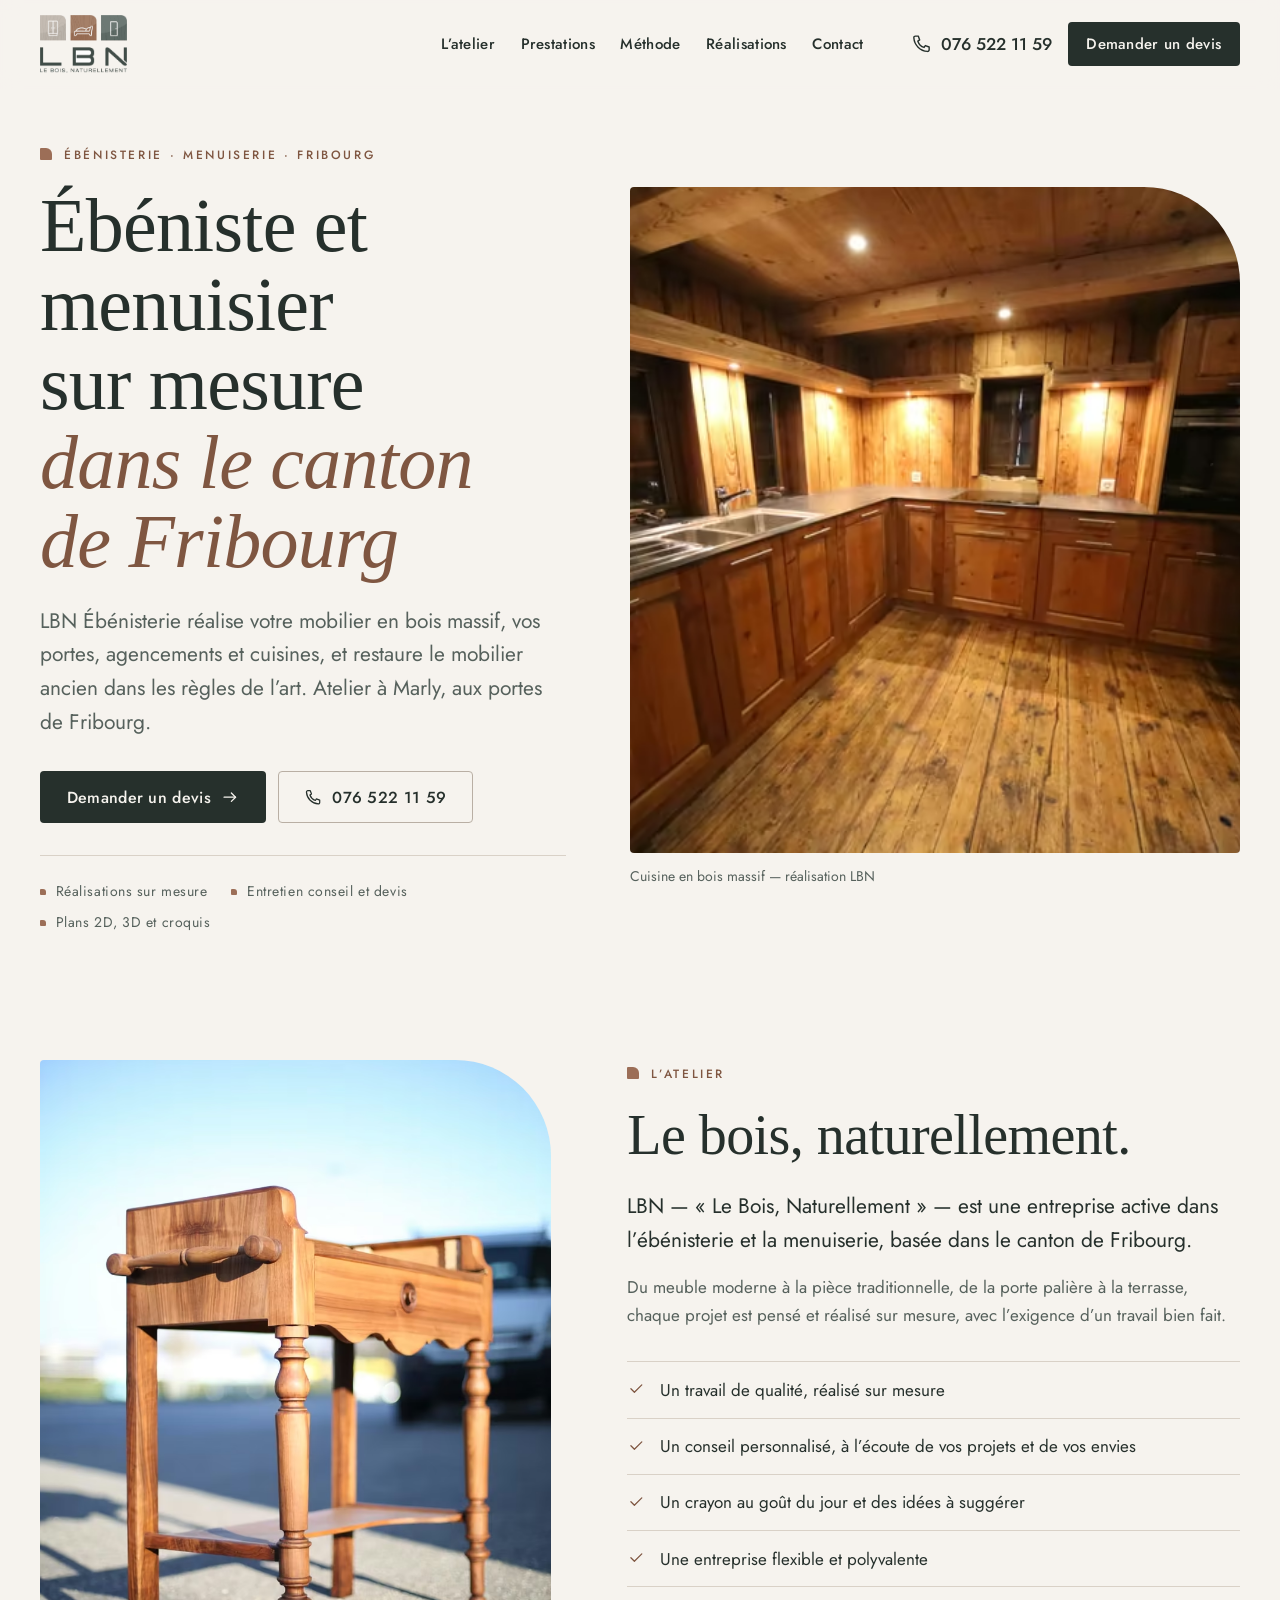
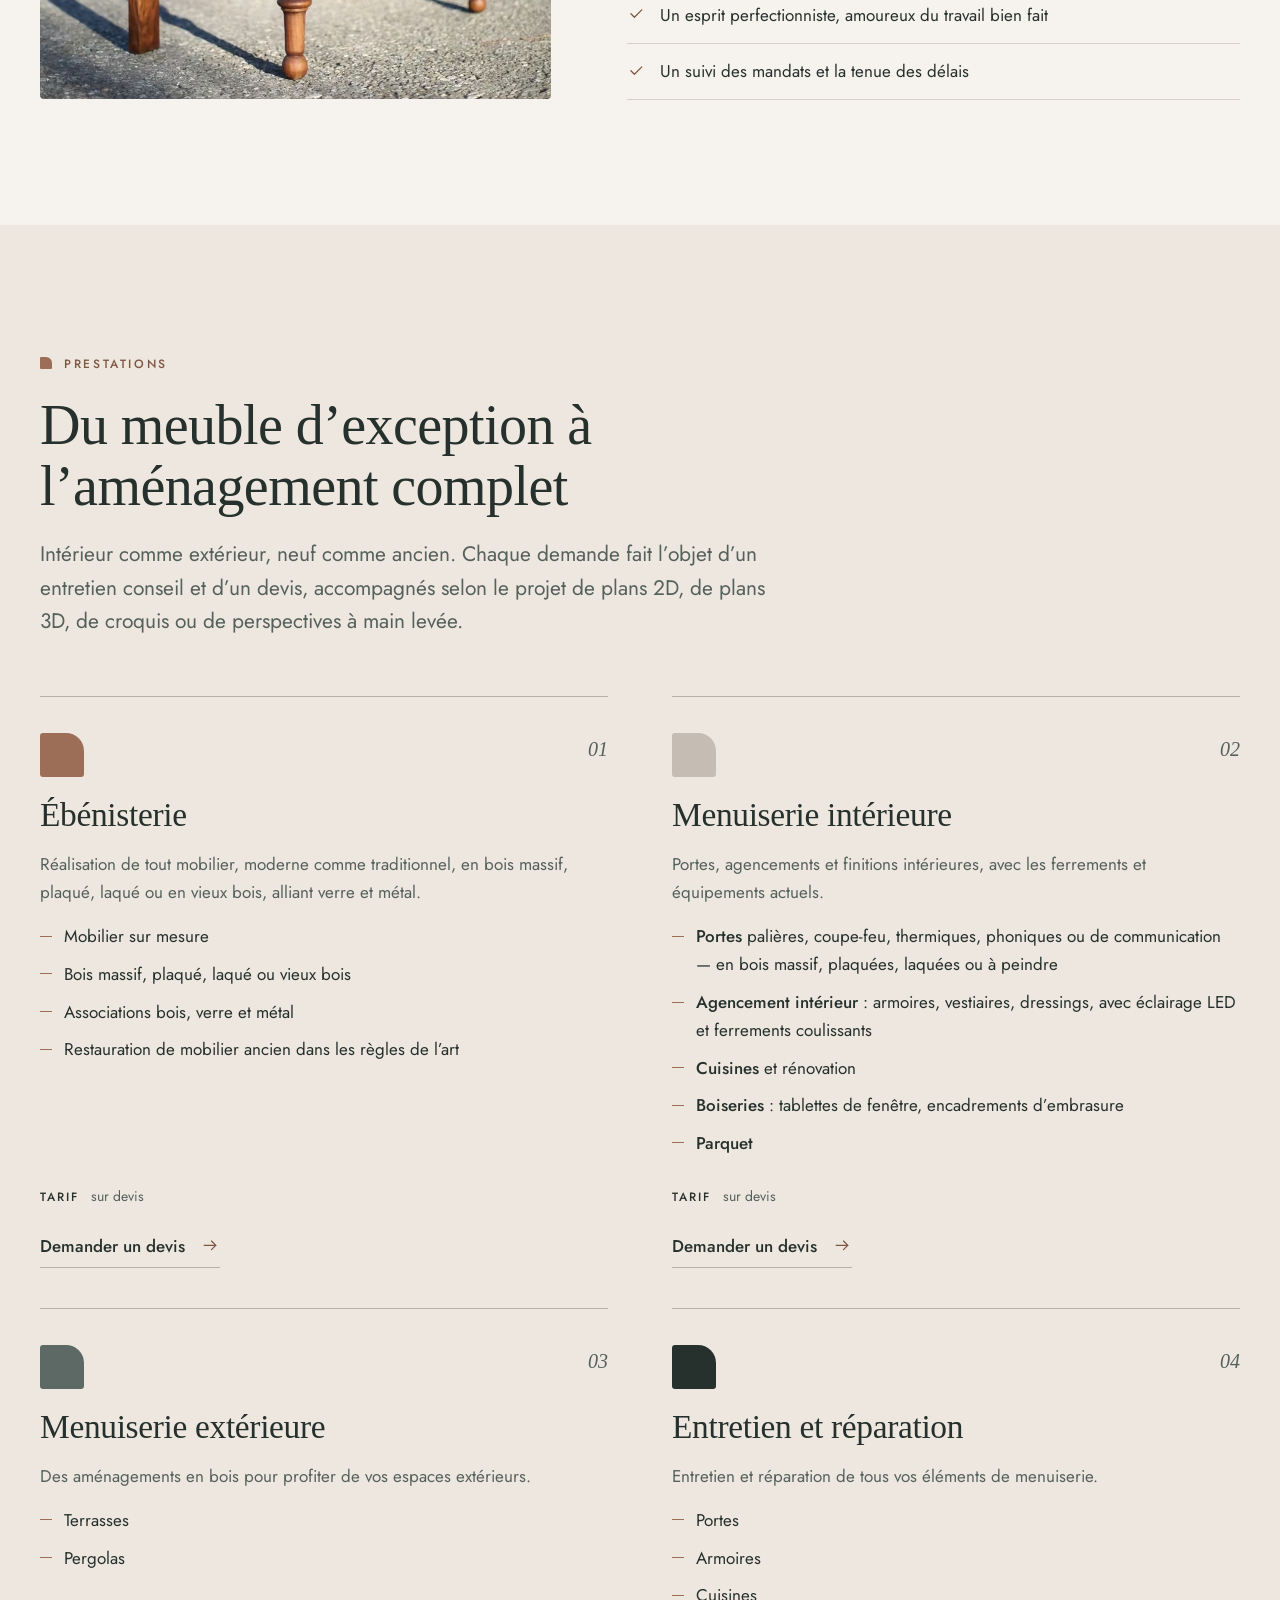
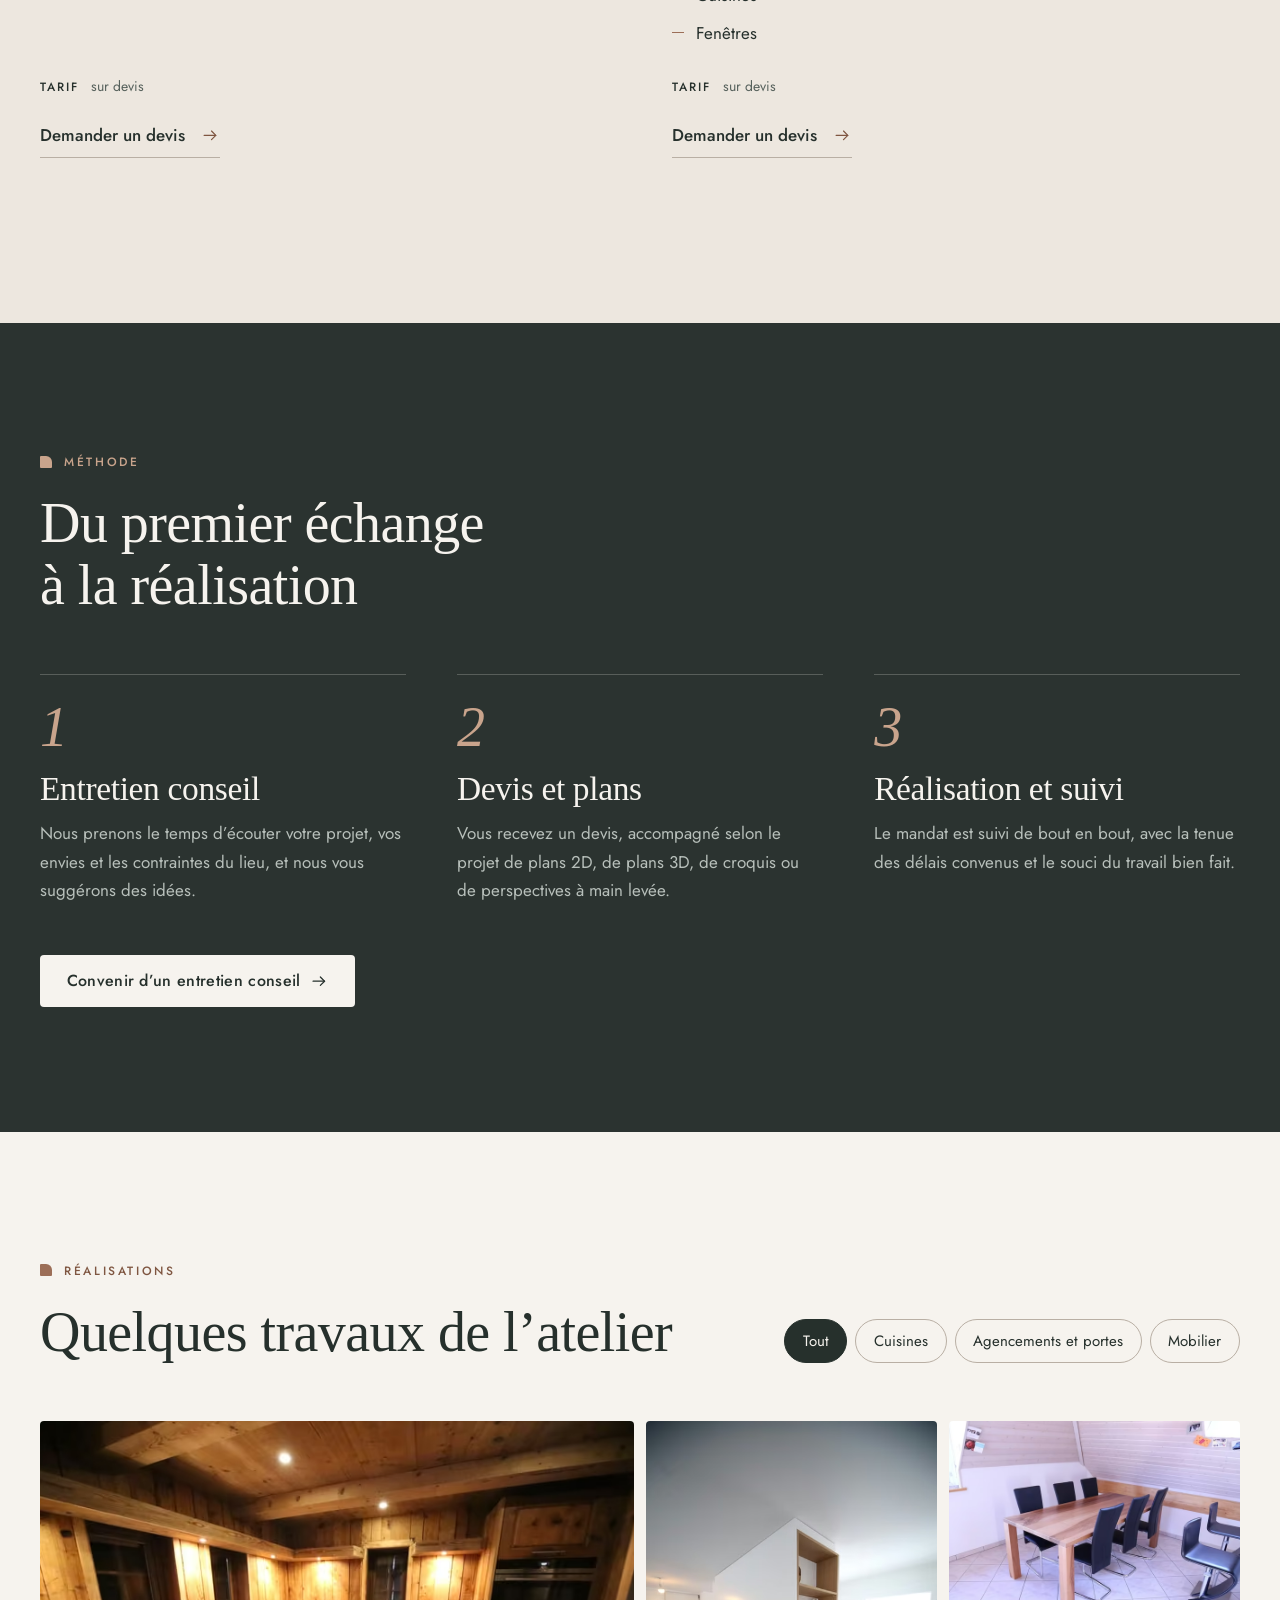
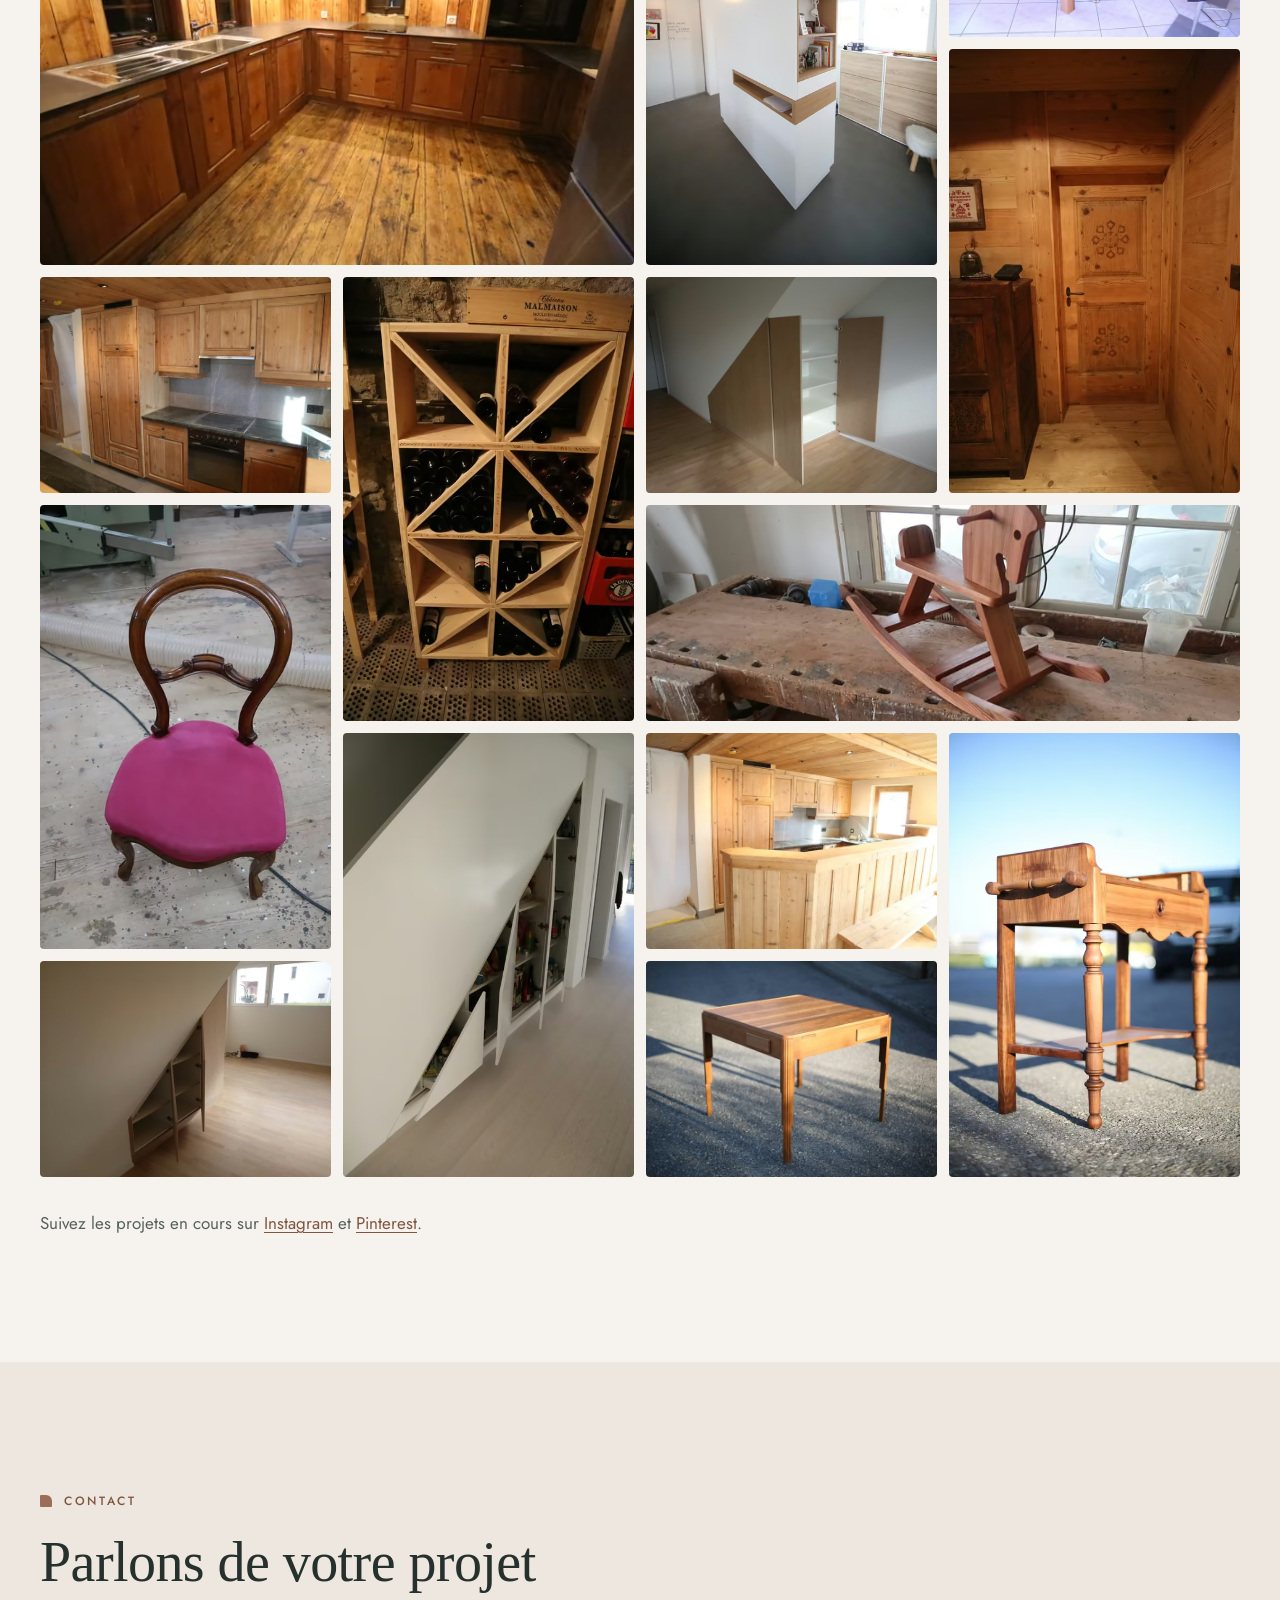
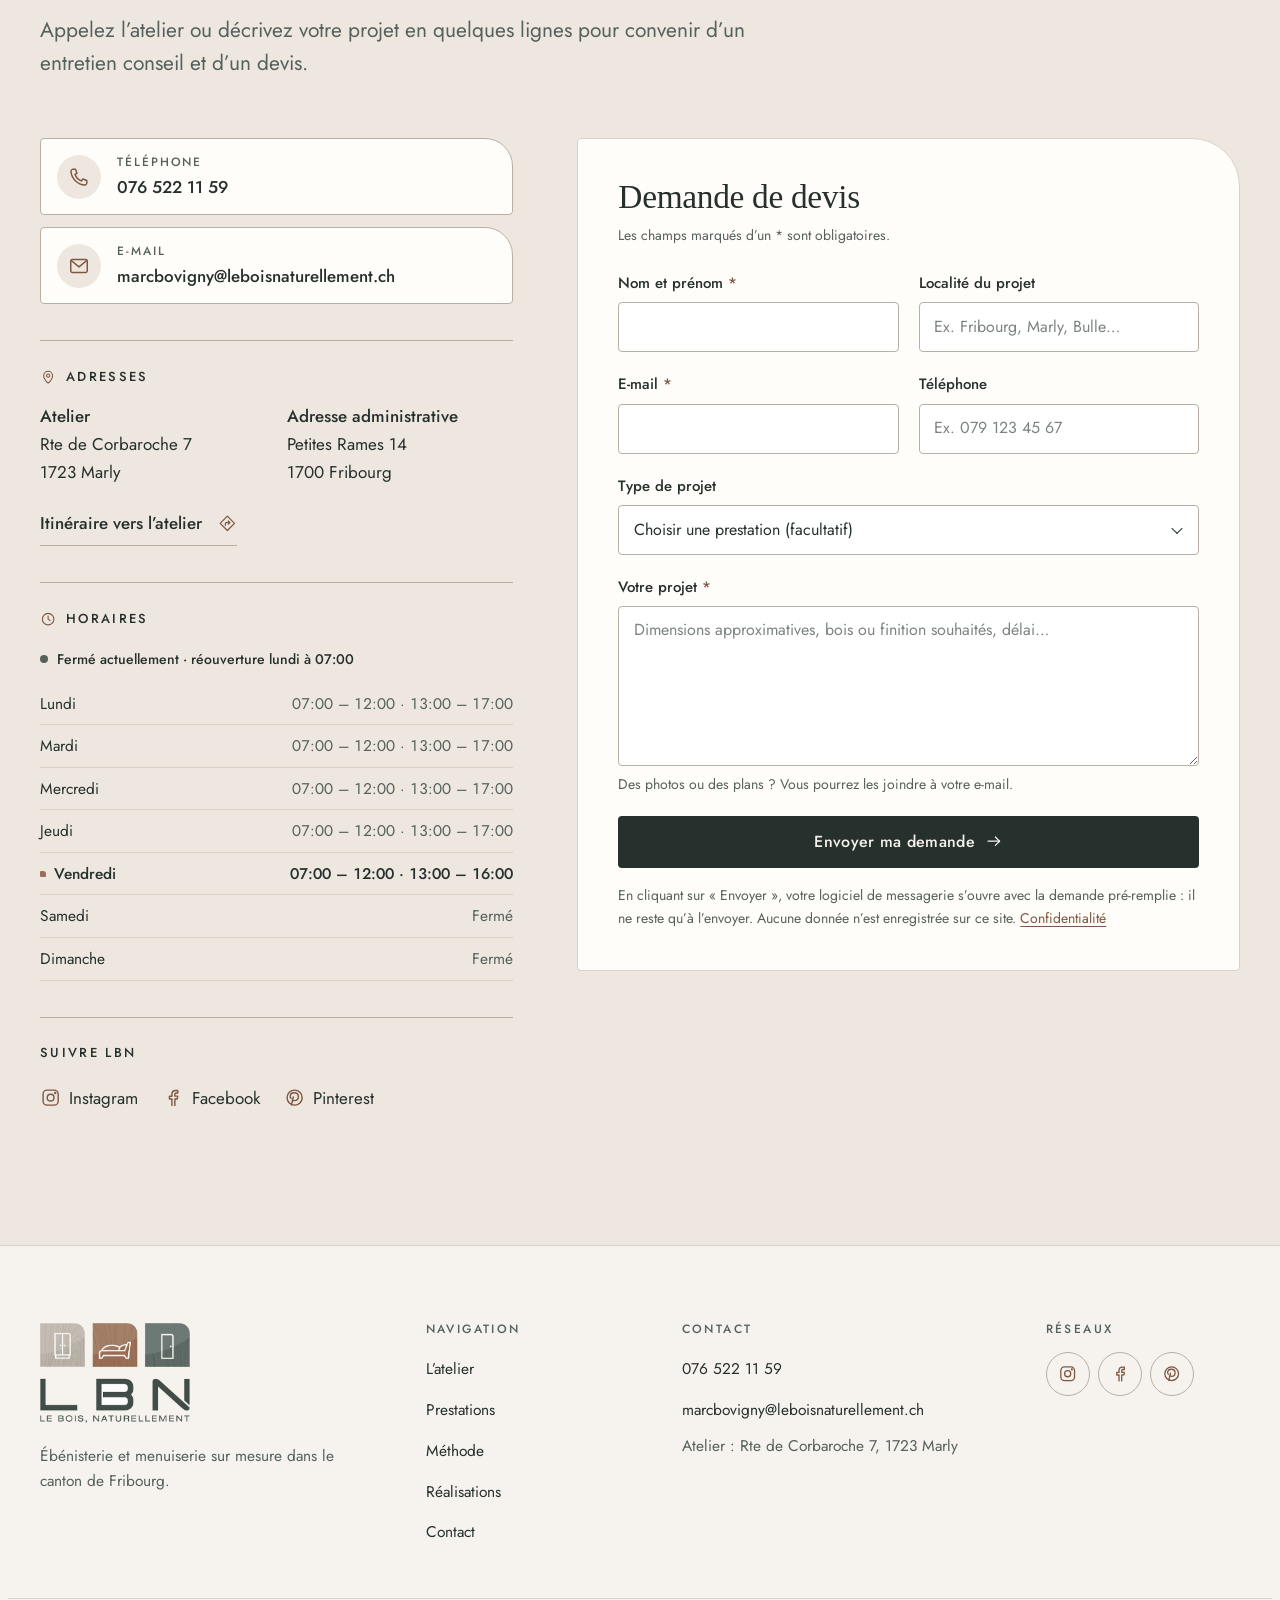
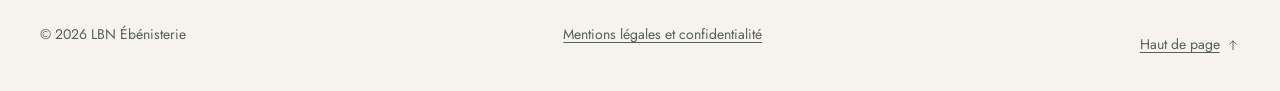
<file: index.html>
<!doctype html>
<html lang="fr-CH">
<head>
  <meta charset="utf-8">
  <meta name="viewport" content="width=device-width, initial-scale=1">
  <title>LBN Ébénisterie – Ébéniste et menuisier à Fribourg et Marly</title>
  <meta name="description" content="LBN Ébénisterie, atelier à Marly (FR) : mobilier sur mesure en bois massif, portes, agencements, cuisines, restauration de meubles anciens, terrasses et pergolas. Devis sur demande.">
  <meta name="theme-color" content="#F6F3EE">
  <meta name="format-detection" content="telephone=no">

  <!-- Open Graph : remplacer https://UTILISATEUR.github.io/NOM-DU-DEPOT/ par l'adresse définitive (voir README) -->
  <meta property="og:type" content="website">
  <meta property="og:locale" content="fr_CH">
  <meta property="og:site_name" content="LBN Ébénisterie">
  <meta property="og:title" content="LBN Ébénisterie – Le bois, naturellement">
  <meta property="og:description" content="Ébénisterie et menuiserie sur mesure dans le canton de Fribourg. Atelier à Marly.">
  <meta property="og:url" content="https://UTILISATEUR.github.io/NOM-DU-DEPOT/">
  <meta property="og:image" content="https://UTILISATEUR.github.io/NOM-DU-DEPOT/assets/images/brand/og-image.jpg">
  <meta property="og:image:width" content="1200">
  <meta property="og:image:height" content="630">
  <meta property="og:image:alt" content="Cuisine en bois massif et logo LBN – Le bois, naturellement">
  <meta name="twitter:card" content="summary_large_image">

  <link rel="icon" href="favicon.svg" type="image/svg+xml">
  <link rel="apple-touch-icon" href="apple-touch-icon.png">

  <script>
    /* Active les animations ; si le script principal ne se charge pas, le contenu reste visible. */
    (function (r) { r.classList.add('js'); setTimeout(function () { if (!r.classList.contains('js-ready')) r.classList.remove('js'); }, 3000); })(document.documentElement);
  </script>
  <link rel="preconnect" href="https://fonts.bunny.net" crossorigin>
  <link rel="stylesheet" href="https://fonts.bunny.net/css?family=cormorant-garamond:500,500i|jost:400,500&display=swap">
  <link rel="stylesheet" href="css/style.css">
  <script src="js/script.js" defer></script>

  <script type="application/ld+json">
  {
    "@context": "https://schema.org",
    "@type": "HomeAndConstructionBusiness",
    "name": "LBN Ébénisterie",
    "alternateName": "LBN – Le bois, naturellement",
    "description": "Ébénisterie et menuiserie : mobilier sur mesure, restauration de mobilier ancien, portes, agencements intérieurs, cuisines, parquet, terrasses et pergolas.",
    "url": "https://UTILISATEUR.github.io/NOM-DU-DEPOT/",
    "image": "https://UTILISATEUR.github.io/NOM-DU-DEPOT/assets/images/brand/og-image.jpg",
    "logo": "https://UTILISATEUR.github.io/NOM-DU-DEPOT/assets/images/brand/logo-lbn.png",
    "telephone": "+41765221159",
    "email": "marcbovigny@leboisnaturellement.ch",
    "address": {
      "@type": "PostalAddress",
      "streetAddress": "Rte de Corbaroche 7",
      "postalCode": "1723",
      "addressLocality": "Marly",
      "addressRegion": "FR",
      "addressCountry": "CH"
    },
    "areaServed": { "@type": "AdministrativeArea", "name": "Canton de Fribourg" },
    "openingHoursSpecification": [
      { "@type": "OpeningHoursSpecification", "dayOfWeek": ["Monday", "Tuesday", "Wednesday", "Thursday"], "opens": "07:00", "closes": "12:00" },
      { "@type": "OpeningHoursSpecification", "dayOfWeek": ["Monday", "Tuesday", "Wednesday", "Thursday"], "opens": "13:00", "closes": "17:00" },
      { "@type": "OpeningHoursSpecification", "dayOfWeek": "Friday", "opens": "07:00", "closes": "12:00" },
      { "@type": "OpeningHoursSpecification", "dayOfWeek": "Friday", "opens": "13:00", "closes": "16:00" }
    ],
    "sameAs": [
      "https://www.instagram.com/leboisnaturellement/",
      "https://www.facebook.com/LBN-182327848979053/",
      "https://www.pinterest.fr/marcbovigny/"
    ]
  }
  </script>
</head>
<body>
  <a class="skip-link" href="#contenu">Aller au contenu</a>

  <header class="site-header" data-header>
    <div class="container header-inner">
      <a class="brand" href="./" aria-label="LBN Ébénisterie, retour à l’accueil">
        <img src="assets/images/brand/logo-lbn.png" width="455" height="304" alt="LBN – Le bois, naturellement">
      </a>

      <nav class="site-nav" id="site-nav" aria-label="Navigation principale" data-nav>
        <ul class="nav-list">
          <li><a href="#atelier">L’atelier</a></li>
          <li><a href="#prestations">Prestations</a></li>
          <li><a href="#methode">Méthode</a></li>
          <li><a href="#realisations">Réalisations</a></li>
          <li><a href="#contact">Contact</a></li>
        </ul>
        <div class="nav-extra">
          <a class="btn btn--primary btn--block" href="#contact">Demander un devis</a>
          <a class="nav-extra__link" href="tel:+41765221159">
            <svg class="icon" aria-hidden="true"><use href="assets/icons/sprite.svg#i-phone"></use></svg>076 522 11 59
          </a>
          <a class="nav-extra__link" href="mailto:marcbovigny@leboisnaturellement.ch">
            <svg class="icon" aria-hidden="true"><use href="assets/icons/sprite.svg#i-mail"></use></svg>marcbovigny@<wbr>leboisnaturellement.ch
          </a>
        </div>
      </nav>

      <div class="header-actions">
        <a class="header-phone" href="tel:+41765221159">
          <svg class="icon" aria-hidden="true"><use href="assets/icons/sprite.svg#i-phone"></use></svg>
          <span>076 522 11 59</span>
        </a>
        <a class="btn btn--primary btn--small header-cta" href="#contact">Demander un devis</a>
        <button class="nav-toggle" type="button" aria-controls="site-nav" aria-expanded="false" data-nav-toggle>
          <svg class="icon icon--open" aria-hidden="true"><use href="assets/icons/sprite.svg#i-menu"></use></svg>
          <svg class="icon icon--close" aria-hidden="true"><use href="assets/icons/sprite.svg#i-close"></use></svg>
          <span class="visually-hidden" data-nav-label>Ouvrir le menu</span>
        </button>
      </div>
    </div>
  </header>

  <main id="contenu">
    <!-- ACCUEIL -->
    <section class="hero" aria-labelledby="hero-title" data-hero>
      <div class="container hero-grid">
        <div class="hero-text">
          <p class="eyebrow">Ébénisterie &middot; Menuiserie &middot; Fribourg</p>
          <h1 id="hero-title" class="hero-title">Ébéniste et menuisier sur&nbsp;mesure <em>dans le canton de Fribourg</em></h1>
          <p class="lead">LBN Ébénisterie réalise votre mobilier en bois massif, vos portes, agencements et cuisines, et restaure le mobilier ancien dans les règles de l’art. Atelier à Marly, aux portes de Fribourg.</p>
          <div class="hero-actions">
            <a class="btn btn--primary" href="#contact">
              Demander un devis
              <svg class="icon" aria-hidden="true"><use href="assets/icons/sprite.svg#i-arrow"></use></svg>
            </a>
            <a class="btn btn--ghost" href="tel:+41765221159">
              <svg class="icon" aria-hidden="true"><use href="assets/icons/sprite.svg#i-phone"></use></svg>
              076 522 11 59
            </a>
          </div>
          <ul class="hero-facts" aria-label="Points forts">
            <li>Réalisations sur mesure</li>
            <li>Entretien conseil et devis</li>
            <li>Plans 2D, 3D et croquis</li>
          </ul>
        </div>

        <figure class="hero-media">
          <picture>
            <source type="image/avif" srcset="assets/images/realisations/cuisine-chalet-bois-720.avif 720w, assets/images/realisations/cuisine-chalet-bois-1600.avif 1600w" sizes="(min-width: 900px) 56vw, 100vw">
            <img src="assets/images/realisations/cuisine-chalet-bois-1600.jpg" srcset="assets/images/realisations/cuisine-chalet-bois-720.jpg 720w, assets/images/realisations/cuisine-chalet-bois-1600.jpg 1600w" sizes="(min-width: 900px) 56vw, 100vw" width="1600" height="1067" alt="Cuisine en bois massif dans un chalet, avec plafond et parois boisés" fetchpriority="high" decoding="async">
          </picture>
          <figcaption>Cuisine en bois massif &mdash; réalisation LBN</figcaption>
        </figure>
      </div>
    </section>

    <!-- L'ATELIER -->
    <section class="section about" id="atelier" aria-labelledby="atelier-title">
      <div class="container about-grid">
        <figure class="about-media reveal">
          <picture>
            <source type="image/avif" srcset="assets/images/realisations/meuble-pieds-tournes-720.avif 480w, assets/images/realisations/meuble-pieds-tournes-1600.avif 858w" sizes="(min-width: 900px) 40vw, 100vw">
            <img src="assets/images/realisations/meuble-pieds-tournes-720.jpg" srcset="assets/images/realisations/meuble-pieds-tournes-720.jpg 480w, assets/images/realisations/meuble-pieds-tournes-1600.jpg 858w" sizes="(min-width: 900px) 40vw, 100vw" width="480" height="720" alt="Petit meuble en bois avec porte-serviette, tiroir et pieds tournés, à la lumière du soir" loading="lazy" decoding="async">
          </picture>
        </figure>

        <div class="about-text reveal">
          <p class="eyebrow">L’atelier</p>
          <h2 id="atelier-title" class="section-title">Le bois, naturellement.</h2>
          <p class="lead">LBN &mdash; «&nbsp;Le Bois, Naturellement&nbsp;» &mdash; est une entreprise active dans l’ébénisterie et la menuiserie, basée dans le canton de Fribourg.</p>
          <p>Du meuble moderne à la pièce traditionnelle, de la porte palière à la terrasse, chaque projet est pensé et réalisé sur mesure, avec l’exigence d’un travail bien fait.</p>

          <ul class="values" aria-label="Ce que LBN vous propose">
            <li><svg class="icon" aria-hidden="true"><use href="assets/icons/sprite.svg#i-check"></use></svg>Un travail de qualité, réalisé sur mesure</li>
            <li><svg class="icon" aria-hidden="true"><use href="assets/icons/sprite.svg#i-check"></use></svg>Un conseil personnalisé, à l’écoute de vos projets et de vos envies</li>
            <li><svg class="icon" aria-hidden="true"><use href="assets/icons/sprite.svg#i-check"></use></svg>Un crayon au goût du jour et des idées à suggérer</li>
            <li><svg class="icon" aria-hidden="true"><use href="assets/icons/sprite.svg#i-check"></use></svg>Une entreprise flexible et polyvalente</li>
            <li><svg class="icon" aria-hidden="true"><use href="assets/icons/sprite.svg#i-check"></use></svg>Un esprit perfectionniste, amoureux du travail bien fait</li>
            <li><svg class="icon" aria-hidden="true"><use href="assets/icons/sprite.svg#i-check"></use></svg>Un suivi des mandats et la tenue des délais</li>
          </ul>
        </div>
      </div>
    </section>

    <!-- PRESTATIONS -->
    <section class="section services" id="prestations" aria-labelledby="prestations-title">
      <div class="container">
        <div class="section-head reveal">
          <p class="eyebrow">Prestations</p>
          <h2 id="prestations-title" class="section-title">Du meuble d’exception à l’aménagement complet</h2>
          <p class="section-intro">Intérieur comme extérieur, neuf comme ancien. Chaque demande fait l’objet d’un entretien conseil et d’un devis, accompagnés selon le projet de plans 2D, de plans 3D, de croquis ou de perspectives à main levée.</p>
        </div>

        <div class="services-grid">
          <article class="service reveal" style="--tile: var(--color-wood)">
            <span class="service__tile" aria-hidden="true"></span>
            <p class="service__number" aria-hidden="true">01</p>
            <h3 class="service__title">Ébénisterie</h3>
            <p>Réalisation de tout mobilier, moderne comme traditionnel, en bois massif, plaqué, laqué ou en vieux bois, alliant verre et métal.</p>
            <ul class="service__list">
              <li>Mobilier sur mesure</li>
              <li>Bois massif, plaqué, laqué ou vieux bois</li>
              <li>Associations bois, verre et métal</li>
              <li>Restauration de mobilier ancien dans les règles de l’art</li>
            </ul>
            <p class="service__meta"><span>Tarif</span> sur devis</p>
            <a class="link-arrow" href="#contact" data-service="Ébénisterie – mobilier sur mesure">
              Demander un devis<span class="visually-hidden"> en ébénisterie</span>
              <svg class="icon" aria-hidden="true"><use href="assets/icons/sprite.svg#i-arrow"></use></svg>
            </a>
          </article>

          <article class="service reveal" style="--tile: var(--color-taupe)">
            <span class="service__tile" aria-hidden="true"></span>
            <p class="service__number" aria-hidden="true">02</p>
            <h3 class="service__title">Menuiserie intérieure</h3>
            <p>Portes, agencements et finitions intérieures, avec les ferrements et équipements actuels.</p>
            <ul class="service__list">
              <li><strong>Portes</strong> palières, coupe-feu, thermiques, phoniques ou de communication &mdash; en bois massif, plaquées, laquées ou à peindre</li>
              <li><strong>Agencement intérieur</strong> : armoires, vestiaires, dressings, avec éclairage LED et ferrements coulissants</li>
              <li><strong>Cuisines</strong> et rénovation</li>
              <li><strong>Boiseries</strong> : tablettes de fenêtre, encadrements d’embrasure</li>
              <li><strong>Parquet</strong></li>
            </ul>
            <p class="service__meta"><span>Tarif</span> sur devis</p>
            <a class="link-arrow" href="#contact" data-service="Menuiserie intérieure – portes, agencement, cuisine">
              Demander un devis<span class="visually-hidden"> en menuiserie intérieure</span>
              <svg class="icon" aria-hidden="true"><use href="assets/icons/sprite.svg#i-arrow"></use></svg>
            </a>
          </article>

          <article class="service reveal" style="--tile: var(--color-sage)">
            <span class="service__tile" aria-hidden="true"></span>
            <p class="service__number" aria-hidden="true">03</p>
            <h3 class="service__title">Menuiserie extérieure</h3>
            <p>Des aménagements en bois pour profiter de vos espaces extérieurs.</p>
            <ul class="service__list">
              <li>Terrasses</li>
              <li>Pergolas</li>
            </ul>
            <p class="service__meta"><span>Tarif</span> sur devis</p>
            <a class="link-arrow" href="#contact" data-service="Menuiserie extérieure – terrasse, pergola">
              Demander un devis<span class="visually-hidden"> en menuiserie extérieure</span>
              <svg class="icon" aria-hidden="true"><use href="assets/icons/sprite.svg#i-arrow"></use></svg>
            </a>
          </article>

          <article class="service reveal" style="--tile: var(--color-ink)">
            <span class="service__tile" aria-hidden="true"></span>
            <p class="service__number" aria-hidden="true">04</p>
            <h3 class="service__title">Entretien et réparation</h3>
            <p>Entretien et réparation de tous vos éléments de menuiserie.</p>
            <ul class="service__list">
              <li>Portes</li>
              <li>Armoires</li>
              <li>Cuisines</li>
              <li>Fenêtres</li>
            </ul>
            <p class="service__meta"><span>Tarif</span> sur devis</p>
            <a class="link-arrow" href="#contact" data-service="Entretien et réparation">
              Demander un devis<span class="visually-hidden"> pour un entretien ou une réparation</span>
              <svg class="icon" aria-hidden="true"><use href="assets/icons/sprite.svg#i-arrow"></use></svg>
            </a>
          </article>
        </div>
      </div>
    </section>

    <!-- MÉTHODE -->
    <section class="section method" id="methode" aria-labelledby="methode-title">
      <div class="container">
        <div class="section-head reveal">
          <p class="eyebrow eyebrow--light">Méthode</p>
          <h2 id="methode-title" class="section-title">Du premier échange à la réalisation</h2>
        </div>
        <ol class="steps">
          <li class="step reveal">
            <span class="step__number" aria-hidden="true">1</span>
            <h3 class="step__title">Entretien conseil</h3>
            <p>Nous prenons le temps d’écouter votre projet, vos envies et les contraintes du lieu, et nous vous suggérons des idées.</p>
          </li>
          <li class="step reveal">
            <span class="step__number" aria-hidden="true">2</span>
            <h3 class="step__title">Devis et plans</h3>
            <p>Vous recevez un devis, accompagné selon le projet de plans 2D, de plans 3D, de croquis ou de perspectives à main levée.</p>
          </li>
          <li class="step reveal">
            <span class="step__number" aria-hidden="true">3</span>
            <h3 class="step__title">Réalisation et suivi</h3>
            <p>Le mandat est suivi de bout en bout, avec la tenue des délais convenus et le souci du travail bien fait.</p>
          </li>
        </ol>
        <div class="method-cta reveal">
          <a class="btn btn--light" href="#contact">
            Convenir d’un entretien conseil
            <svg class="icon" aria-hidden="true"><use href="assets/icons/sprite.svg#i-arrow"></use></svg>
          </a>
        </div>
      </div>
    </section>

    <!-- RÉALISATIONS -->
    <section class="section work" id="realisations" aria-labelledby="realisations-title">
      <div class="container">
        <div class="section-head section-head--split reveal">
          <div>
            <p class="eyebrow">Réalisations</p>
            <h2 id="realisations-title" class="section-title">Quelques travaux de l’atelier</h2>
          </div>
          <div class="filters" role="group" aria-label="Filtrer les réalisations" data-filters hidden>
            <button type="button" class="filter" aria-pressed="true" data-filter="all">Tout</button>
            <button type="button" class="filter" aria-pressed="false" data-filter="cuisine">Cuisines</button>
            <button type="button" class="filter" aria-pressed="false" data-filter="agencement">Agencements et portes</button>
            <button type="button" class="filter" aria-pressed="false" data-filter="mobilier">Mobilier</button>
          </div>
        </div>

        <ul class="gallery" data-gallery>
          <li class="gallery__item gallery__item--wide" data-category="cuisine">
            <a class="gallery__link" href="assets/images/realisations/cuisine-chalet-bois-1600.jpg" data-avif="assets/images/realisations/cuisine-chalet-bois-1600.avif" data-width="1600" data-height="1067">
              <picture>
                <source type="image/avif" srcset="assets/images/realisations/cuisine-chalet-bois-720.avif">
                <img src="assets/images/realisations/cuisine-chalet-bois-720.jpg" width="720" height="480" alt="Cuisine en bois massif dans un chalet, plafond et parois boisés" loading="lazy" decoding="async">
              </picture>
              <span class="gallery__caption">Cuisine en bois massif, ambiance chalet</span>
            </a>
          </li>
          <li class="gallery__item gallery__item--tall" data-category="agencement">
            <a class="gallery__link" href="assets/images/realisations/meuble-separation-bibliotheque-1600.jpg" data-avif="assets/images/realisations/meuble-separation-bibliotheque-1600.avif" data-width="910" data-height="1366">
              <picture>
                <source type="image/avif" srcset="assets/images/realisations/meuble-separation-bibliotheque-720.avif">
                <img src="assets/images/realisations/meuble-separation-bibliotheque-720.jpg" width="480" height="720" alt="Meuble de séparation blanc avec niches en bois clair formant une bibliothèque" loading="lazy" decoding="async">
              </picture>
              <span class="gallery__caption">Meuble de séparation et bibliothèque</span>
            </a>
          </li>
          <li class="gallery__item" data-category="mobilier">
            <a class="gallery__link" href="assets/images/realisations/table-salle-a-manger-1600.jpg" data-avif="assets/images/realisations/table-salle-a-manger-1600.avif" data-width="1600" data-height="1067">
              <picture>
                <source type="image/avif" srcset="assets/images/realisations/table-salle-a-manger-720.avif">
                <img src="assets/images/realisations/table-salle-a-manger-720.jpg" width="720" height="480" alt="Table de salle à manger en bois massif entourée de chaises noires" loading="lazy" decoding="async">
              </picture>
              <span class="gallery__caption">Table de salle à manger en bois massif</span>
            </a>
          </li>
          <li class="gallery__item gallery__item--tall" data-category="agencement">
            <a class="gallery__link" href="assets/images/realisations/porte-bois-massif-1600.jpg" data-avif="assets/images/realisations/porte-bois-massif-1600.avif" data-width="910" data-height="1366">
              <picture>
                <source type="image/avif" srcset="assets/images/realisations/porte-bois-massif-720.avif">
                <img src="assets/images/realisations/porte-bois-massif-720.jpg" width="480" height="720" alt="Porte intérieure en bois massif ornée de motifs, dans un intérieur boisé" loading="lazy" decoding="async">
              </picture>
              <span class="gallery__caption">Porte en bois massif ornée</span>
            </a>
          </li>
          <li class="gallery__item" data-category="cuisine">
            <a class="gallery__link" href="assets/images/realisations/cuisine-bois-massif-1600.jpg" data-avif="assets/images/realisations/cuisine-bois-massif-1600.avif" data-width="1600" data-height="1066">
              <picture>
                <source type="image/avif" srcset="assets/images/realisations/cuisine-bois-massif-720.avif">
                <img src="assets/images/realisations/cuisine-bois-massif-720.jpg" width="720" height="480" alt="Cuisine aux façades en bois massif avec plan de travail sombre" loading="lazy" decoding="async">
              </picture>
              <span class="gallery__caption">Cuisine, façades en bois massif</span>
            </a>
          </li>
          <li class="gallery__item gallery__item--tall" data-category="agencement">
            <a class="gallery__link" href="assets/images/realisations/casier-a-vin-1600.jpg" data-avif="assets/images/realisations/casier-a-vin-1600.avif" data-width="910" data-height="1366">
              <picture>
                <source type="image/avif" srcset="assets/images/realisations/casier-a-vin-720.avif">
                <img src="assets/images/realisations/casier-a-vin-720.jpg" width="480" height="720" alt="Casier à vin en bois avec compartiments en croix, dans une cave" loading="lazy" decoding="async">
              </picture>
              <span class="gallery__caption">Casier à vin</span>
            </a>
          </li>
          <li class="gallery__item gallery__item--span" data-category="mobilier">
            <a class="gallery__link" href="assets/images/realisations/cheval-a-bascule-1600.jpg" data-avif="assets/images/realisations/cheval-a-bascule-1600.avif" data-width="1600" data-height="897">
              <picture>
                <source type="image/avif" srcset="assets/images/realisations/cheval-a-bascule-720.avif">
                <img src="assets/images/realisations/cheval-a-bascule-720.jpg" width="720" height="404" alt="Cheval à bascule en bois posé sur l’établi de l’atelier" loading="lazy" decoding="async">
              </picture>
              <span class="gallery__caption">Cheval à bascule</span>
            </a>
          </li>
          <li class="gallery__item gallery__item--tall" data-category="mobilier">
            <a class="gallery__link" href="assets/images/realisations/chaise-ancienne-atelier-1600.jpg" data-avif="assets/images/realisations/chaise-ancienne-atelier-1600.avif" data-width="761" data-height="1356">
              <picture>
                <source type="image/avif" srcset="assets/images/realisations/chaise-ancienne-atelier-720.avif">
                <img src="assets/images/realisations/chaise-ancienne-atelier-720.jpg" width="404" height="720" alt="Chaise ancienne en bois à dossier médaillon et assise rose, à l’atelier" loading="lazy" decoding="async">
              </picture>
              <span class="gallery__caption">Chaise ancienne à l’atelier</span>
            </a>
          </li>
          <li class="gallery__item" data-category="agencement">
            <a class="gallery__link" href="assets/images/realisations/armoire-sous-pente-1600.jpg" data-avif="assets/images/realisations/armoire-sous-pente-1600.avif" data-width="1600" data-height="1200">
              <picture>
                <source type="image/avif" srcset="assets/images/realisations/armoire-sous-pente-720.avif">
                <img src="assets/images/realisations/armoire-sous-pente-720.jpg" width="720" height="540" alt="Armoire sur mesure sous une pente de toit, portes ouvertes" loading="lazy" decoding="async">
              </picture>
              <span class="gallery__caption">Armoire sous pente</span>
            </a>
          </li>
          <li class="gallery__item gallery__item--tall" data-category="agencement">
            <a class="gallery__link" href="assets/images/realisations/rangement-sous-escalier-blanc-1600.jpg" data-avif="assets/images/realisations/rangement-sous-escalier-blanc-1600.avif" data-width="910" data-height="1366">
              <picture>
                <source type="image/avif" srcset="assets/images/realisations/rangement-sous-escalier-blanc-720.avif">
                <img src="assets/images/realisations/rangement-sous-escalier-blanc-720.jpg" width="480" height="720" alt="Rangement blanc sur mesure intégré sous un escalier, portes ouvertes" loading="lazy" decoding="async">
              </picture>
              <span class="gallery__caption">Rangement sous escalier</span>
            </a>
          </li>
          <li class="gallery__item" data-category="cuisine">
            <a class="gallery__link" href="assets/images/realisations/cuisine-comptoir-bois-1600.jpg" data-avif="assets/images/realisations/cuisine-comptoir-bois-1600.avif" data-width="1600" data-height="1066">
              <picture>
                <source type="image/avif" srcset="assets/images/realisations/cuisine-comptoir-bois-720.avif">
                <img src="assets/images/realisations/cuisine-comptoir-bois-720.jpg" width="720" height="480" alt="Cuisine en bois avec comptoir-bar habillé de lames de bois" loading="lazy" decoding="async">
              </picture>
              <span class="gallery__caption">Cuisine et comptoir-bar en bois</span>
            </a>
          </li>
          <li class="gallery__item gallery__item--tall" data-category="mobilier">
            <a class="gallery__link" href="assets/images/realisations/meuble-pieds-tournes-1600.jpg" data-avif="assets/images/realisations/meuble-pieds-tournes-1600.avif" data-width="858" data-height="1287">
              <picture>
                <source type="image/avif" srcset="assets/images/realisations/meuble-pieds-tournes-720.avif">
                <img src="assets/images/realisations/meuble-pieds-tournes-720.jpg" width="480" height="720" alt="Petit meuble en bois avec porte-serviette, tiroir et pieds tournés" loading="lazy" decoding="async">
              </picture>
              <span class="gallery__caption">Meuble à pieds tournés</span>
            </a>
          </li>
          <li class="gallery__item" data-category="agencement">
            <a class="gallery__link" href="assets/images/realisations/rangement-sous-escalier-1600.jpg" data-avif="assets/images/realisations/rangement-sous-escalier-1600.avif" data-width="1600" data-height="1200">
              <picture>
                <source type="image/avif" srcset="assets/images/realisations/rangement-sous-escalier-720.avif">
                <img src="assets/images/realisations/rangement-sous-escalier-720.jpg" width="720" height="540" alt="Armoire sur mesure intégrée sous un escalier, portes ouvertes sur les étagères" loading="lazy" decoding="async">
              </picture>
              <span class="gallery__caption">Armoire sous escalier</span>
            </a>
          </li>
          <li class="gallery__item" data-category="mobilier">
            <a class="gallery__link" href="assets/images/realisations/table-bois-massif-1600.jpg" data-avif="assets/images/realisations/table-bois-massif-1600.avif" data-width="858" data-height="572">
              <picture>
                <source type="image/avif" srcset="assets/images/realisations/table-bois-massif-720.avif">
                <img src="assets/images/realisations/table-bois-massif-720.jpg" width="720" height="480" alt="Table en bois aux pieds cannelés, photographiée à la lumière du soir" loading="lazy" decoding="async">
              </picture>
              <span class="gallery__caption">Table en bois, pieds cannelés</span>
            </a>
          </li>
        </ul>

        <p class="work-more reveal">
          Suivez les projets en cours sur
          <a href="https://www.instagram.com/leboisnaturellement/" target="_blank" rel="noopener">Instagram<span class="visually-hidden"> (nouvel onglet)</span></a>
          et
          <a href="https://www.pinterest.fr/marcbovigny/" target="_blank" rel="noopener">Pinterest<span class="visually-hidden"> (nouvel onglet)</span></a>.
        </p>
      </div>
    </section>

    <!-- CONTACT -->
    <section class="section contact" id="contact" aria-labelledby="contact-title">
      <div class="container">
        <div class="section-head reveal">
          <p class="eyebrow">Contact</p>
          <h2 id="contact-title" class="section-title">Parlons de votre projet</h2>
          <p class="section-intro">Appelez l’atelier ou décrivez votre projet en quelques lignes pour convenir d’un entretien conseil et d’un devis.</p>
        </div>

        <div class="contact-grid">
          <div class="contact-info reveal">
            <div class="quick-actions">
              <a class="quick-action" href="tel:+41765221159">
                <svg class="icon" aria-hidden="true"><use href="assets/icons/sprite.svg#i-phone"></use></svg>
                <span><span class="quick-action__label">Téléphone</span>076 522 11 59</span>
              </a>
              <a class="quick-action" href="mailto:marcbovigny@leboisnaturellement.ch">
                <svg class="icon" aria-hidden="true"><use href="assets/icons/sprite.svg#i-mail"></use></svg>
                <span><span class="quick-action__label">E-mail</span><span class="break-anywhere">marcbovigny@<wbr>leboisnaturellement.ch</span></span>
              </a>
            </div>

            <div class="info-block">
              <h3 class="info-title">
                <svg class="icon" aria-hidden="true"><use href="assets/icons/sprite.svg#i-pin"></use></svg>
                Adresses
              </h3>
              <div class="addresses">
                <address>
                  <strong>Atelier</strong><br>
                  Rte de Corbaroche 7<br>
                  1723 Marly
                </address>
                <address>
                  <strong>Adresse administrative</strong><br>
                  Petites Rames 14<br>
                  1700 Fribourg
                </address>
              </div>
              <a class="link-arrow" href="https://www.google.com/maps/dir/?api=1&amp;destination=Rte%20de%20Corbaroche%207%2C%201723%20Marly%2C%20Suisse" target="_blank" rel="noopener">
                Itinéraire vers l’atelier<span class="visually-hidden"> (Google Maps, nouvel onglet)</span>
                <svg class="icon" aria-hidden="true"><use href="assets/icons/sprite.svg#i-route"></use></svg>
              </a>
            </div>

            <div class="info-block">
              <h3 class="info-title">
                <svg class="icon" aria-hidden="true"><use href="assets/icons/sprite.svg#i-clock"></use></svg>
                Horaires
              </h3>
              <p class="hours-status" data-hours-status hidden></p>
              <table class="hours" data-hours>
                <caption class="visually-hidden">Horaires d’ouverture de l’atelier</caption>
                <tbody>
                  <tr data-day="1" data-hours="07:00-12:00,13:00-17:00"><th scope="row">Lundi</th><td>07:00 – 12:00 <span aria-hidden="true">·</span><span class="visually-hidden">et</span> 13:00 – 17:00</td></tr>
                  <tr data-day="2" data-hours="07:00-12:00,13:00-17:00"><th scope="row">Mardi</th><td>07:00 – 12:00 <span aria-hidden="true">·</span><span class="visually-hidden">et</span> 13:00 – 17:00</td></tr>
                  <tr data-day="3" data-hours="07:00-12:00,13:00-17:00"><th scope="row">Mercredi</th><td>07:00 – 12:00 <span aria-hidden="true">·</span><span class="visually-hidden">et</span> 13:00 – 17:00</td></tr>
                  <tr data-day="4" data-hours="07:00-12:00,13:00-17:00"><th scope="row">Jeudi</th><td>07:00 – 12:00 <span aria-hidden="true">·</span><span class="visually-hidden">et</span> 13:00 – 17:00</td></tr>
                  <tr data-day="5" data-hours="07:00-12:00,13:00-16:00"><th scope="row">Vendredi</th><td>07:00 – 12:00 <span aria-hidden="true">·</span><span class="visually-hidden">et</span> 13:00 – 16:00</td></tr>
                  <tr data-day="6" data-hours=""><th scope="row">Samedi</th><td>Fermé</td></tr>
                  <tr data-day="0" data-hours=""><th scope="row">Dimanche</th><td>Fermé</td></tr>
                </tbody>
              </table>
            </div>

            <div class="info-block">
              <h3 class="info-title info-title--plain">Suivre LBN</h3>
              <ul class="socials">
                <li><a href="https://www.instagram.com/leboisnaturellement/" target="_blank" rel="noopener"><svg class="icon" aria-hidden="true"><use href="assets/icons/sprite.svg#i-instagram"></use></svg>Instagram<span class="visually-hidden"> (nouvel onglet)</span></a></li>
                <li><a href="https://www.facebook.com/LBN-182327848979053/" target="_blank" rel="noopener"><svg class="icon" aria-hidden="true"><use href="assets/icons/sprite.svg#i-facebook"></use></svg>Facebook<span class="visually-hidden"> (nouvel onglet)</span></a></li>
                <li><a href="https://www.pinterest.fr/marcbovigny/" target="_blank" rel="noopener"><svg class="icon" aria-hidden="true"><use href="assets/icons/sprite.svg#i-pinterest"></use></svg>Pinterest<span class="visually-hidden"> (nouvel onglet)</span></a></li>
              </ul>
            </div>
          </div>

          <!--
            Formulaire : sans configuration, la demande s'ouvre dans la messagerie du visiteur (mailto).
            Pour un envoi direct, renseigner data-endpoint avec l'URL d'un service de formulaires
            (ex. https://formspree.io/f/xxxxxxx). Voir README, section « Formulaire de contact ».
          -->
          <form class="quote-form reveal" id="devis" action="mailto:marcbovigny@leboisnaturellement.ch" method="post" enctype="text/plain" novalidate data-quote-form data-endpoint="" data-recipient="marcbovigny@leboisnaturellement.ch">
            <h3 class="form-title">Demande de devis</h3>
            <p class="form-required-note">Les champs marqués d’un <span aria-hidden="true">*</span><span class="visually-hidden">astérisque</span> sont obligatoires.</p>

            <div class="form-row">
              <div class="field">
                <label for="f-name">Nom et prénom <span class="req" aria-hidden="true">*</span></label>
                <input id="f-name" name="nom" type="text" autocomplete="name" required aria-describedby="f-name-error">
                <p class="field-error" id="f-name-error" data-error-for="f-name"></p>
              </div>
              <div class="field">
                <label for="f-locality">Localité du projet</label>
                <input id="f-locality" name="localite" type="text" autocomplete="address-level2" placeholder="Ex. Fribourg, Marly, Bulle…">
              </div>
            </div>

            <div class="form-row">
              <div class="field">
                <label for="f-email">E-mail <span class="req" aria-hidden="true">*</span></label>
                <input id="f-email" name="email" type="email" autocomplete="email" inputmode="email" required aria-describedby="f-email-error">
                <p class="field-error" id="f-email-error" data-error-for="f-email"></p>
              </div>
              <div class="field">
                <label for="f-phone">Téléphone</label>
                <input id="f-phone" name="telephone" type="tel" autocomplete="tel" inputmode="tel" placeholder="Ex. 079 123 45 67" aria-describedby="f-phone-error">
                <p class="field-error" id="f-phone-error" data-error-for="f-phone"></p>
              </div>
            </div>

            <div class="field">
              <label for="f-service">Type de projet</label>
              <div class="select-wrap">
                <select id="f-service" name="projet" data-service-select>
                  <option value="">Choisir une prestation (facultatif)</option>
                  <option>Ébénisterie – mobilier sur mesure</option>
                  <option>Restauration de mobilier ancien</option>
                  <option>Menuiserie intérieure – portes, agencement, cuisine</option>
                  <option>Boiseries ou parquet</option>
                  <option>Menuiserie extérieure – terrasse, pergola</option>
                  <option>Entretien et réparation</option>
                  <option>Autre demande</option>
                </select>
              </div>
            </div>

            <div class="field">
              <label for="f-message">Votre projet <span class="req" aria-hidden="true">*</span></label>
              <textarea id="f-message" name="message" rows="6" required minlength="10" aria-describedby="f-message-hint f-message-error" placeholder="Dimensions approximatives, bois ou finition souhaités, délai…"></textarea>
              <p class="field-hint" id="f-message-hint">Des photos ou des plans ? Vous pourrez les joindre à votre e-mail.</p>
              <p class="field-error" id="f-message-error" data-error-for="f-message"></p>
            </div>

            <button class="btn btn--primary btn--block" type="submit">
              Envoyer ma demande
              <svg class="icon" aria-hidden="true"><use href="assets/icons/sprite.svg#i-arrow"></use></svg>
            </button>

            <p class="form-status" role="status" aria-live="polite" data-form-status></p>
            <p class="form-note" data-note-mailto>En cliquant sur «&nbsp;Envoyer&nbsp;», votre logiciel de messagerie s’ouvre avec la demande pré-remplie&nbsp;: il ne reste qu’à l’envoyer. Aucune donnée n’est enregistrée sur ce site. <a href="mentions-legales.html#confidentialite">Confidentialité</a></p>
            <p class="form-note" data-note-endpoint hidden>Votre demande est transmise via un service de formulaires sécurisé. <a href="mentions-legales.html#confidentialite">Confidentialité</a></p>
          </form>
        </div>
      </div>
    </section>
  </main>

  <footer class="site-footer">
    <div class="container footer-grid">
      <div class="footer-brand">
        <img src="assets/images/brand/logo-lbn.png" width="455" height="304" alt="LBN – Le bois, naturellement" loading="lazy" decoding="async">
        <p>Ébénisterie et menuiserie sur mesure dans le canton de Fribourg.</p>
      </div>

      <nav class="footer-nav" aria-label="Navigation du pied de page">
        <h2 class="footer-title">Navigation</h2>
        <ul>
          <li><a href="#atelier">L’atelier</a></li>
          <li><a href="#prestations">Prestations</a></li>
          <li><a href="#methode">Méthode</a></li>
          <li><a href="#realisations">Réalisations</a></li>
          <li><a href="#contact">Contact</a></li>
        </ul>
      </nav>

      <div class="footer-contact">
        <h2 class="footer-title">Contact</h2>
        <ul>
          <li><a href="tel:+41765221159">076 522 11 59</a></li>
          <li><a class="break-anywhere" href="mailto:marcbovigny@leboisnaturellement.ch">marcbovigny@<wbr>leboisnaturellement.ch</a></li>
          <li>Atelier : Rte de Corbaroche 7, 1723 Marly</li>
        </ul>
      </div>

      <div class="footer-social">
        <h2 class="footer-title">Réseaux</h2>
        <ul class="socials socials--compact">
          <li><a href="https://www.instagram.com/leboisnaturellement/" target="_blank" rel="noopener" aria-label="Instagram (nouvel onglet)"><svg class="icon" aria-hidden="true"><use href="assets/icons/sprite.svg#i-instagram"></use></svg></a></li>
          <li><a href="https://www.facebook.com/LBN-182327848979053/" target="_blank" rel="noopener" aria-label="Facebook (nouvel onglet)"><svg class="icon" aria-hidden="true"><use href="assets/icons/sprite.svg#i-facebook"></use></svg></a></li>
          <li><a href="https://www.pinterest.fr/marcbovigny/" target="_blank" rel="noopener" aria-label="Pinterest (nouvel onglet)"><svg class="icon" aria-hidden="true"><use href="assets/icons/sprite.svg#i-pinterest"></use></svg></a></li>
        </ul>
      </div>
    </div>

    <div class="container footer-bottom">
      <p>&copy; <span data-year>2026</span> LBN Ébénisterie</p>
      <p><a href="mentions-legales.html">Mentions légales et confidentialité</a></p>
      <p><a class="to-top" href="#contenu">Haut de page <svg class="icon" aria-hidden="true"><use href="assets/icons/sprite.svg#i-arrow-up"></use></svg></a></p>
    </div>
  </footer>

  <!-- Barre d'action fixe sur mobile -->
  <div class="mobile-cta" data-mobile-cta>
    <a class="mobile-cta__btn" href="tel:+41765221159">
      <svg class="icon" aria-hidden="true"><use href="assets/icons/sprite.svg#i-phone"></use></svg>Appeler
    </a>
    <a class="mobile-cta__btn mobile-cta__btn--primary" href="#contact">Demander un devis</a>
  </div>

  <!-- Visionneuse de la galerie -->
  <dialog class="lightbox" aria-label="Visionneuse des réalisations" data-lightbox>
    <div class="lightbox__inner">
      <figure class="lightbox__figure">
        <picture>
          <source type="image/avif" data-lightbox-source>
          <img alt="" data-lightbox-img>
        </picture>
        <figcaption class="lightbox__caption">
          <span data-lightbox-caption></span>
          <span class="lightbox__count" data-lightbox-count></span>
        </figcaption>
      </figure>
      <button class="lightbox__btn lightbox__btn--prev" type="button" data-lightbox-prev>
        <svg class="icon" aria-hidden="true"><use href="assets/icons/sprite.svg#i-chevron-left"></use></svg>
        <span class="visually-hidden">Image précédente</span>
      </button>
      <button class="lightbox__btn lightbox__btn--next" type="button" data-lightbox-next>
        <svg class="icon" aria-hidden="true"><use href="assets/icons/sprite.svg#i-chevron-right"></use></svg>
        <span class="visually-hidden">Image suivante</span>
      </button>
      <button class="lightbox__btn lightbox__btn--close" type="button" data-lightbox-close>
        <svg class="icon" aria-hidden="true"><use href="assets/icons/sprite.svg#i-close"></use></svg>
        <span class="visually-hidden">Fermer la visionneuse</span>
      </button>
    </div>
  </dialog>
</body>
</html>
</file>
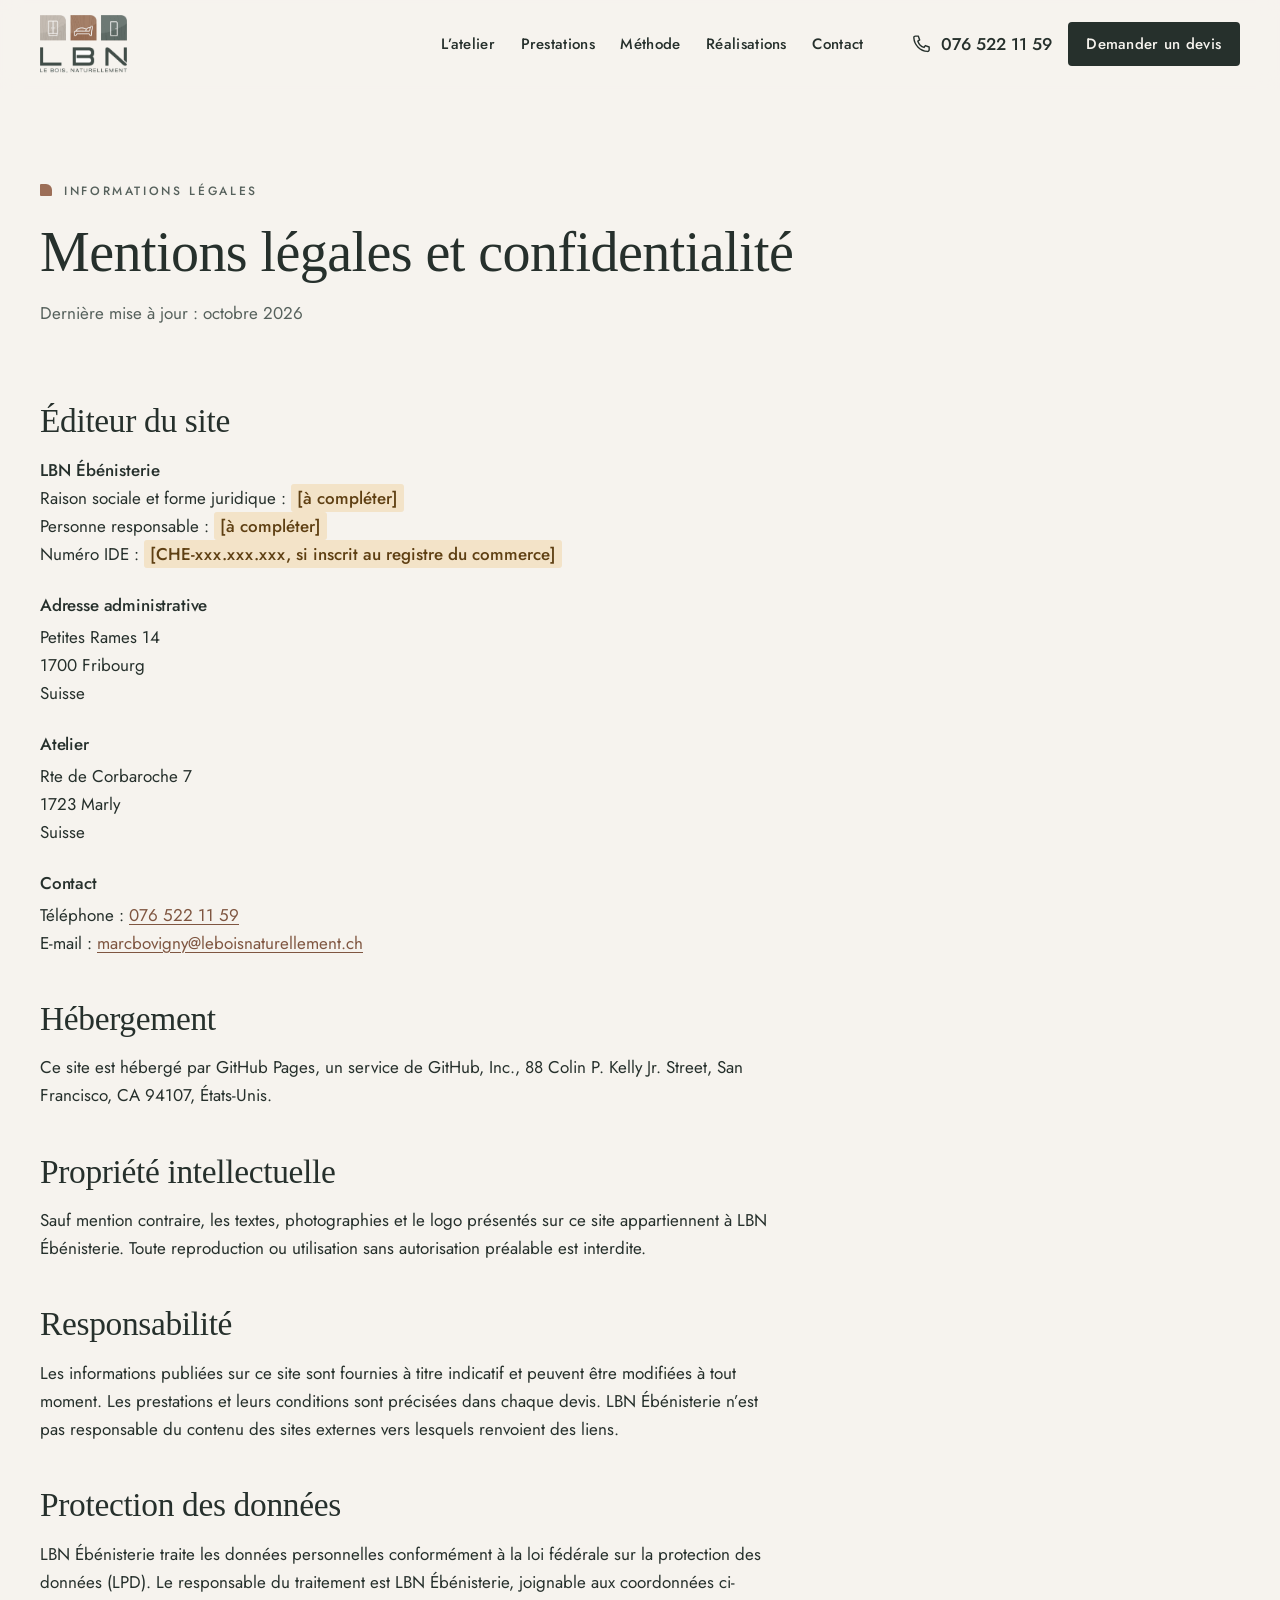
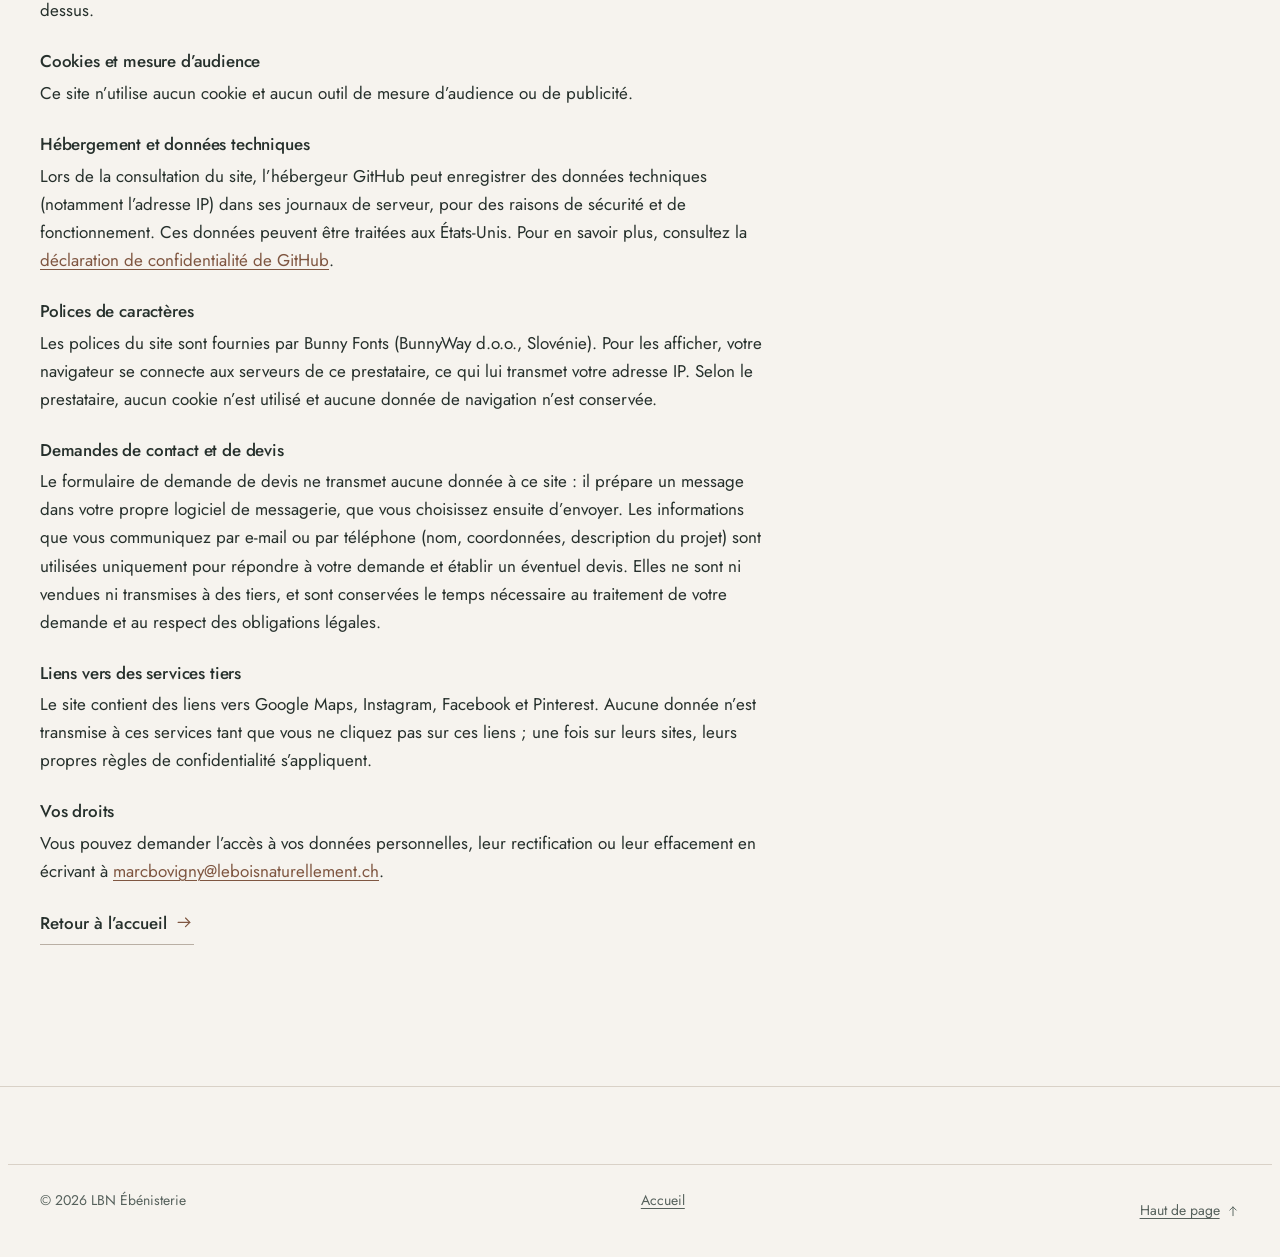
<file: mentions-legales.html>
<!doctype html>
<html lang="fr-CH">
<head>
  <meta charset="utf-8">
  <meta name="viewport" content="width=device-width, initial-scale=1">
  <title>Mentions légales et confidentialité – LBN Ébénisterie</title>
  <meta name="description" content="Mentions légales et politique de confidentialité du site de LBN Ébénisterie, ébénisterie et menuiserie à Marly et Fribourg.">
  <meta name="theme-color" content="#F6F3EE">
  <meta name="format-detection" content="telephone=no">
  <link rel="icon" href="favicon.svg" type="image/svg+xml">
  <link rel="apple-touch-icon" href="apple-touch-icon.png">
  <script>
    (function (r) { r.classList.add('js'); setTimeout(function () { if (!r.classList.contains('js-ready')) r.classList.remove('js'); }, 3000); })(document.documentElement);
  </script>
  <link rel="preconnect" href="https://fonts.bunny.net" crossorigin>
  <link rel="stylesheet" href="https://fonts.bunny.net/css?family=cormorant-garamond:500,500i|jost:400,500&display=swap">
  <link rel="stylesheet" href="css/style.css">
  <script src="js/script.js" defer></script>
</head>
<body>
  <a class="skip-link" href="#contenu">Aller au contenu</a>

  <header class="site-header" data-header>
    <div class="container header-inner">
      <a class="brand" href="./" aria-label="LBN Ébénisterie, retour à l’accueil">
        <img src="assets/images/brand/logo-lbn.png" width="455" height="304" alt="LBN – Le bois, naturellement">
      </a>

      <nav class="site-nav" id="site-nav" aria-label="Navigation principale" data-nav>
        <ul class="nav-list">
          <li><a href="./#atelier">L’atelier</a></li>
          <li><a href="./#prestations">Prestations</a></li>
          <li><a href="./#methode">Méthode</a></li>
          <li><a href="./#realisations">Réalisations</a></li>
          <li><a href="./#contact">Contact</a></li>
        </ul>
        <div class="nav-extra">
          <a class="btn btn--primary btn--block" href="./#contact">Demander un devis</a>
          <a class="nav-extra__link" href="tel:+41765221159">
            <svg class="icon" aria-hidden="true"><use href="assets/icons/sprite.svg#i-phone"></use></svg>076 522 11 59
          </a>
          <a class="nav-extra__link" href="mailto:marcbovigny@leboisnaturellement.ch">
            <svg class="icon" aria-hidden="true"><use href="assets/icons/sprite.svg#i-mail"></use></svg>marcbovigny@<wbr>leboisnaturellement.ch
          </a>
        </div>
      </nav>

      <div class="header-actions">
        <a class="header-phone" href="tel:+41765221159">
          <svg class="icon" aria-hidden="true"><use href="assets/icons/sprite.svg#i-phone"></use></svg>
          <span>076 522 11 59</span>
        </a>
        <a class="btn btn--primary btn--small header-cta" href="./#contact">Demander un devis</a>
        <button class="nav-toggle" type="button" aria-controls="site-nav" aria-expanded="false" data-nav-toggle>
          <svg class="icon icon--open" aria-hidden="true"><use href="assets/icons/sprite.svg#i-menu"></use></svg>
          <svg class="icon icon--close" aria-hidden="true"><use href="assets/icons/sprite.svg#i-close"></use></svg>
          <span class="visually-hidden" data-nav-label>Ouvrir le menu</span>
        </button>
      </div>
    </div>
  </header>

  <main id="contenu">
    <div class="container">
      <header class="page-header">
        <p class="eyebrow">Informations légales</p>
        <h1>Mentions légales et confidentialité</h1>
        <p>Dernière mise à jour : octobre 2026</p>
      </header>

      <div class="prose">
        <h2>Éditeur du site</h2>
        <!-- À COMPLÉTER : remplacer les éléments surlignés avant la mise en ligne définitive (voir README). -->
        <p>
          <strong>LBN Ébénisterie</strong><br>
          Raison sociale et forme juridique : <span class="placeholder">[à compléter]</span><br>
          Personne responsable : <span class="placeholder">[à compléter]</span><br>
          Numéro IDE : <span class="placeholder">[CHE-xxx.xxx.xxx, si inscrit au registre du commerce]</span>
        </p>
        <h3>Adresse administrative</h3>
        <address>Petites Rames 14<br>1700 Fribourg<br>Suisse</address>
        <h3>Atelier</h3>
        <address>Rte de Corbaroche 7<br>1723 Marly<br>Suisse</address>
        <h3>Contact</h3>
        <p>
          Téléphone : <a href="tel:+41765221159">076 522 11 59</a><br>
          E-mail : <a class="break-anywhere" href="mailto:marcbovigny@leboisnaturellement.ch">marcbovigny@<wbr>leboisnaturellement.ch</a>
        </p>

        <h2>Hébergement</h2>
        <p>Ce site est hébergé par GitHub Pages, un service de GitHub, Inc., 88 Colin P. Kelly Jr. Street, San Francisco, CA 94107, États-Unis.</p>

        <h2>Propriété intellectuelle</h2>
        <p>Sauf mention contraire, les textes, photographies et le logo présentés sur ce site appartiennent à LBN Ébénisterie. Toute reproduction ou utilisation sans autorisation préalable est interdite.</p>

        <h2>Responsabilité</h2>
        <p>Les informations publiées sur ce site sont fournies à titre indicatif et peuvent être modifiées à tout moment. Les prestations et leurs conditions sont précisées dans chaque devis. LBN Ébénisterie n’est pas responsable du contenu des sites externes vers lesquels renvoient des liens.</p>

        <h2 id="confidentialite">Protection des données</h2>
        <p>LBN Ébénisterie traite les données personnelles conformément à la loi fédérale sur la protection des données (LPD). Le responsable du traitement est LBN Ébénisterie, joignable aux coordonnées ci-dessus.</p>

        <h3>Cookies et mesure d’audience</h3>
        <p>Ce site n’utilise aucun cookie et aucun outil de mesure d’audience ou de publicité.</p>

        <h3>Hébergement et données techniques</h3>
        <p>Lors de la consultation du site, l’hébergeur GitHub peut enregistrer des données techniques (notamment l’adresse IP) dans ses journaux de serveur, pour des raisons de sécurité et de fonctionnement. Ces données peuvent être traitées aux États-Unis. Pour en savoir plus, consultez la <a href="https://docs.github.com/fr/site-policy/privacy-policies/github-general-privacy-statement" target="_blank" rel="noopener">déclaration de confidentialité de GitHub<span class="visually-hidden"> (nouvel onglet)</span></a>.</p>

        <h3>Polices de caractères</h3>
        <p>Les polices du site sont fournies par Bunny Fonts (BunnyWay d.o.o., Slovénie). Pour les afficher, votre navigateur se connecte aux serveurs de ce prestataire, ce qui lui transmet votre adresse IP. Selon le prestataire, aucun cookie n’est utilisé et aucune donnée de navigation n’est conservée.</p>

        <h3>Demandes de contact et de devis</h3>
        <!-- Si un service de formulaires (ex. Formspree) est activé, remplacer ce paragraphe (voir README). -->
        <p>Le formulaire de demande de devis ne transmet aucune donnée à ce site : il prépare un message dans votre propre logiciel de messagerie, que vous choisissez ensuite d’envoyer. Les informations que vous communiquez par e-mail ou par téléphone (nom, coordonnées, description du projet) sont utilisées uniquement pour répondre à votre demande et établir un éventuel devis. Elles ne sont ni vendues ni transmises à des tiers, et sont conservées le temps nécessaire au traitement de votre demande et au respect des obligations légales.</p>

        <h3>Liens vers des services tiers</h3>
        <p>Le site contient des liens vers Google Maps, Instagram, Facebook et Pinterest. Aucune donnée n’est transmise à ces services tant que vous ne cliquez pas sur ces liens ; une fois sur leurs sites, leurs propres règles de confidentialité s’appliquent.</p>

        <h3>Vos droits</h3>
        <p>Vous pouvez demander l’accès à vos données personnelles, leur rectification ou leur effacement en écrivant à <a class="break-anywhere" href="mailto:marcbovigny@leboisnaturellement.ch">marcbovigny@<wbr>leboisnaturellement.ch</a>.</p>

        <p><a class="link-arrow" href="./">Retour à l’accueil <svg class="icon" aria-hidden="true"><use href="assets/icons/sprite.svg#i-arrow"></use></svg></a></p>
      </div>
    </div>
  </main>

  <footer class="site-footer">
    <div class="container footer-bottom">
      <p>&copy; <span data-year>2026</span> LBN Ébénisterie</p>
      <p><a href="./">Accueil</a></p>
      <p><a class="to-top" href="#contenu">Haut de page <svg class="icon" aria-hidden="true"><use href="assets/icons/sprite.svg#i-arrow-up"></use></svg></a></p>
    </div>
  </footer>

  <div class="mobile-cta" data-mobile-cta>
    <a class="mobile-cta__btn" href="tel:+41765221159">
      <svg class="icon" aria-hidden="true"><use href="assets/icons/sprite.svg#i-phone"></use></svg>Appeler
    </a>
    <a class="mobile-cta__btn mobile-cta__btn--primary" href="./#contact">Demander un devis</a>
  </div>
</body>
</html>
</file>
<file: css/style.css>
/* ==========================================================================
   LBN Ébénisterie — feuille de style
   Mobile-first. Couleurs, polices et dimensions centralisées ci-dessous.
   ========================================================================== */

:root {
  /* Couleurs issues du logo */
  --color-taupe: #c5bcb3;
  --color-wood: #9c6e57;
  --color-sage: #5d6964;
  --color-ink: #26302c;

  /* Couleurs d'interface */
  --color-paper: #f6f3ee;
  --color-paper-2: #ede7df;
  --color-surface: #fffdf9;
  --color-dark: #2b3330;
  --color-text: #26302c;
  --color-text-soft: #56615c;
  --color-accent: #7f5641;        /* bois foncé : texte et liens (contraste AA) */
  --color-accent-light: #c9a48c;  /* bois clair : sur fond sombre */
  --color-on-dark: #f6f3ee;
  --color-on-dark-soft: #b7bfba;
  --color-line: #d9d1c7;
  --color-line-strong: #b9afa4;
  --color-error: #9e3524;
  --color-success: #3f6b4f;

  /* Typographie */
  --font-display: "Cormorant Garamond", "Iowan Old Style", "Palatino Linotype", Palatino, Georgia, serif;
  --font-body: "Jost", "Avenir Next", "Segoe UI", system-ui, -apple-system, sans-serif;
  --fs-small: 0.875rem;
  --fs-base: 1.0625rem;
  --fs-lead: clamp(1.125rem, 1.05rem + 0.35vw, 1.3125rem);
  --fs-h3: clamp(1.625rem, 1.45rem + 0.8vw, 2.125rem);
  --fs-h2: clamp(2.25rem, 1.8rem + 2.2vw, 3.5rem);
  --fs-h1: clamp(2.5rem, 1.7rem + 4vw, 4.75rem);

  /* Mise en page */
  --container: 1200px;
  --gutter: 1rem;
  --section-space: clamp(4.5rem, 3rem + 6vw, 8rem);
  --header-height: 72px;

  /* Forme signature : coin supérieur droit arrondi, comme les tuiles du logo */
  --radius: 4px;
  --radius-tile: 4px 28px 4px 4px;
  --radius-tile-lg: 4px 96px 4px 4px;

  --ease: cubic-bezier(.2, .7, .2, 1);
  --focus-ring: 0 0 0 3px var(--color-paper), 0 0 0 5px var(--color-accent);
}

@media (min-width: 640px) { :root { --gutter: 1.5rem; } }
@media (min-width: 1024px) { :root { --gutter: 2rem; --header-height: 88px; } }

/* --------------------------------------------------------------------------
   Base
   -------------------------------------------------------------------------- */
*, *::before, *::after { box-sizing: border-box; }

html {
  -webkit-text-size-adjust: 100%;
  text-size-adjust: 100%;
  scroll-behavior: smooth;
  scroll-padding-top: calc(var(--header-height) + 8px);
}

body {
  margin: 0;
  background: var(--color-paper);
  color: var(--color-text);
  font-family: var(--font-body);
  font-size: var(--fs-base);
  font-weight: 400;
  line-height: 1.65;
  -webkit-font-smoothing: antialiased;
  overflow-x: hidden;
}

img, picture, svg { display: block; max-width: 100%; }
img { height: auto; }

h1, h2, h3 {
  margin: 0;
  font-family: var(--font-display);
  font-weight: 500;
  line-height: 1.1;
  letter-spacing: -0.01em;
  text-wrap: balance;
}

p, ul, ol, figure, address { margin: 0; }
ul, ol { padding: 0; list-style: none; }
address { font-style: normal; }
strong { font-weight: 500; }

a { color: var(--color-accent); text-underline-offset: 0.2em; text-decoration-thickness: 1px; }
a:hover { color: var(--color-text); }

:focus-visible { outline: none; box-shadow: var(--focus-ring); border-radius: 2px; }

button, input, select, textarea { font: inherit; color: inherit; }
button { cursor: pointer; }

.icon { width: 1.25em; height: 1.25em; flex-shrink: 0; }

.container {
  width: 100%;
  max-width: calc(var(--container) + 2 * var(--gutter));
  margin-inline: auto;
  padding-inline: var(--gutter);
}

.visually-hidden {
  position: absolute !important;
  width: 1px; height: 1px;
  padding: 0; margin: -1px;
  overflow: hidden; clip: rect(0 0 0 0);
  white-space: nowrap; border: 0;
}

.break-anywhere { overflow-wrap: anywhere; }

.skip-link {
  position: absolute;
  top: 0.5rem; left: 0.5rem;
  z-index: 100;
  padding: 0.75rem 1.25rem;
  background: var(--color-ink);
  color: var(--color-on-dark);
  border-radius: var(--radius);
  transform: translateY(-200%);
}
.skip-link:focus { transform: none; color: var(--color-on-dark); }

/* --------------------------------------------------------------------------
   Éléments communs
   -------------------------------------------------------------------------- */
.eyebrow {
  display: inline-flex;
  align-items: center;
  gap: 0.75rem;
  margin-bottom: 1.25rem;
  color: var(--color-accent);
  font-size: 0.75rem;
  font-weight: 500;
  letter-spacing: 0.22em;
  text-transform: uppercase;
}
.eyebrow::before {
  content: "";
  flex-shrink: 0;
  align-self: flex-start;
  margin-top: 0.2em;
  width: 12px; height: 12px;
  background: var(--color-wood);
  border-radius: 1px 6px 1px 1px;
}
.eyebrow--light { color: var(--color-accent-light); }
.eyebrow--light::before { background: var(--color-accent-light); }

.section { padding-block: var(--section-space); }
.section-head { max-width: 46rem; margin-bottom: clamp(2.5rem, 2rem + 2vw, 4rem); }
.section-title { font-size: var(--fs-h2); }
.section-intro { margin-top: 1.25rem; color: var(--color-text-soft); font-size: var(--fs-lead); line-height: 1.6; }
.lead { font-size: var(--fs-lead); line-height: 1.6; color: var(--color-text-soft); }

/* Boutons */
.btn {
  display: inline-flex;
  align-items: center;
  justify-content: center;
  gap: 0.6rem;
  min-height: 52px;
  padding: 0.85rem 1.6rem;
  border: 1px solid transparent;
  border-radius: var(--radius);
  font-size: 1rem;
  font-weight: 500;
  letter-spacing: 0.02em;
  line-height: 1.2;
  text-decoration: none;
  transition: background-color .25s var(--ease), color .25s var(--ease), border-color .25s var(--ease);
}
.btn .icon { width: 1.15em; height: 1.15em; transition: transform .25s var(--ease); }
.btn:hover .icon[aria-hidden] { transform: translateX(2px); }

.btn--primary { background: var(--color-ink); color: var(--color-on-dark); }
.btn--primary:hover { background: var(--color-accent); color: var(--color-on-dark); }

.btn--ghost { border-color: var(--color-line-strong); color: var(--color-text); background: transparent; }
.btn--ghost:hover { border-color: var(--color-text); color: var(--color-text); }

.btn--light { background: var(--color-paper); color: var(--color-ink); }
.btn--light:hover { background: var(--color-accent-light); color: var(--color-ink); }
.btn--light:focus-visible { box-shadow: 0 0 0 3px var(--color-dark), 0 0 0 5px var(--color-accent-light); }

.btn--small { min-height: 44px; padding: 0.6rem 1.1rem; font-size: 0.9375rem; }
.btn--block { width: 100%; }

.link-arrow {
  display: inline-flex;
  align-items: center;
  gap: 0.5rem;
  min-height: 44px;
  color: var(--color-text);
  font-weight: 500;
  text-decoration: none;
  border-bottom: 1px solid var(--color-line-strong);
  transition: border-color .25s var(--ease), color .25s var(--ease);
}
.link-arrow .icon { width: 1.1em; height: 1.1em; color: var(--color-accent); transition: transform .25s var(--ease); }
.link-arrow:hover { color: var(--color-accent); border-color: var(--color-accent); }
.link-arrow:hover .icon { transform: translateX(3px); }

/* --------------------------------------------------------------------------
   En-tête
   -------------------------------------------------------------------------- */
.site-header {
  position: sticky;
  top: 0;
  z-index: 50;
  background: rgba(246, 243, 238, 0.96);
  border-bottom: 1px solid transparent;
  transition: border-color .3s var(--ease);
}
@supports (backdrop-filter: blur(8px)) {
  .site-header { background: rgba(246, 243, 238, 0.86); backdrop-filter: blur(10px); -webkit-backdrop-filter: blur(10px); }
}
.site-header.is-scrolled { border-bottom-color: var(--color-line); }
/* backdrop-filter crée un bloc conteneur : on le retire pour que le menu plein écran couvre la fenêtre */
.site-header.is-open { background: var(--color-paper); backdrop-filter: none; -webkit-backdrop-filter: none; }

.header-inner {
  display: flex;
  align-items: center;
  gap: 1rem;
  height: var(--header-height);
}

.brand { display: block; flex-shrink: 0; margin-right: auto; padding: 4px 0; }
.brand img { height: 46px; width: auto; }

.header-actions { display: flex; align-items: center; gap: 0.5rem; }

.header-phone {
  display: inline-flex;
  align-items: center;
  justify-content: center;
  gap: 0.5rem;
  min-width: 44px;
  min-height: 44px;
  color: var(--color-text);
  font-weight: 500;
  text-decoration: none;
}
.header-phone span { display: none; }
.header-phone:hover { color: var(--color-accent); }

.header-cta { display: none; }

.nav-toggle {
  display: inline-flex;
  align-items: center;
  justify-content: center;
  width: 44px; height: 44px;
  padding: 0;
  border: 1px solid var(--color-line-strong);
  border-radius: var(--radius);
  background: transparent;
}
.nav-toggle .icon { width: 22px; height: 22px; }
.nav-toggle .icon--close { display: none; }
.site-header.is-open .nav-toggle .icon--open { display: none; }
.site-header.is-open .nav-toggle .icon--close { display: block; }

/* Navigation mobile : panneau plein écran */
.site-nav {
  display: none;
  position: fixed;
  inset: var(--header-height) 0 0 0;
  z-index: 49;
  padding: 1.5rem var(--gutter) calc(2rem + env(safe-area-inset-bottom));
  overflow-y: auto;
  background: var(--color-paper);
  border-top: 1px solid var(--color-line);
}
.site-header.is-open .site-nav { display: flex; flex-direction: column; justify-content: space-between; gap: 2rem; }

.nav-list a {
  display: block;
  padding: 0.85rem 0;
  border-bottom: 1px solid var(--color-line);
  color: var(--color-text);
  font-family: var(--font-display);
  font-size: 2rem;
  line-height: 1.2;
  text-decoration: none;
}
.nav-list a:hover, .nav-list a[aria-current="true"] { color: var(--color-accent); }

.nav-extra { display: grid; gap: 0.25rem; }
.nav-extra .btn { margin-bottom: 0.75rem; }
.nav-extra__link {
  display: flex;
  align-items: center;
  gap: 0.75rem;
  min-height: 44px;
  color: var(--color-text);
  text-decoration: none;
  overflow-wrap: anywhere;
}
.nav-extra__link .icon { color: var(--color-accent); }

body.nav-open { overflow: hidden; }

@media (min-width: 640px) {
  .header-cta { display: inline-flex; }
}

@media (min-width: 1024px) {
  .brand img { height: 58px; }
  .nav-toggle { display: none; }
  .site-nav,
  .site-header.is-open .site-nav {
    display: block;
    position: static;
    padding: 0;
    overflow: visible;
    background: none;
    border: 0;
  }
  .nav-list { display: flex; gap: clamp(1.25rem, 2vw, 2.25rem); }
  .nav-list a {
    position: relative;
    padding: 0.5rem 0;
    border: 0;
    font-family: var(--font-body);
    font-size: 0.9375rem;
    font-weight: 500;
    letter-spacing: 0.02em;
  }
  .nav-list a::after {
    content: "";
    position: absolute;
    left: 0; right: 0; bottom: 0.2rem;
    height: 1px;
    background: currentColor;
    transform: scaleX(0);
    transform-origin: left;
    transition: transform .3s var(--ease);
  }
  .nav-list a:hover::after, .nav-list a[aria-current="true"]::after { transform: scaleX(1); }
  .nav-extra { display: none; }
  .header-actions { margin-left: clamp(1rem, 2.5vw, 2.5rem); gap: 1rem; }
}

@media (min-width: 1200px) {
  .header-phone span { display: inline; }
}

/* --------------------------------------------------------------------------
   Accueil (hero)
   -------------------------------------------------------------------------- */
.hero { padding-block: 2rem var(--section-space); }

.hero-grid { display: grid; gap: 2.5rem; }

.hero-title { font-size: var(--fs-h1); line-height: 1.04; margin-bottom: 1.5rem; }
.hero-title em { display: block; color: var(--color-accent); font-style: italic; }

.hero-text .lead { max-width: 36rem; }

.hero-actions { display: flex; flex-wrap: wrap; gap: 0.75rem; margin-top: 2rem; }
.hero-actions .btn { flex: 1 1 220px; }

.hero-facts {
  display: flex;
  flex-wrap: wrap;
  gap: 0.5rem 1.5rem;
  margin-top: 2rem;
  padding-top: 1.5rem;
  border-top: 1px solid var(--color-line);
  color: var(--color-text-soft);
  font-size: var(--fs-small);
  letter-spacing: 0.04em;
}
.hero-facts li { display: inline-flex; align-items: center; gap: 0.6rem; }
.hero-facts li::before {
  content: "";
  width: 6px; height: 6px;
  background: var(--color-wood);
  border-radius: 1px 3px 1px 1px;
}

.hero-media img {
  width: 100%;
  aspect-ratio: 4 / 3;
  object-fit: cover;
  border-radius: var(--radius-tile);
  background: var(--color-paper-2);
}
.hero-media figcaption { margin-top: 0.75rem; color: var(--color-text-soft); font-size: var(--fs-small); }

@media (min-width: 640px) {
  .hero-actions .btn { flex: 0 0 auto; }
}

@media (min-width: 900px) {
  .hero { padding-top: clamp(2.5rem, 4vw, 4.5rem); }
  .hero-grid { grid-template-columns: minmax(0, 0.95fr) minmax(0, 1.1fr); align-items: center; gap: clamp(2.5rem, 5vw, 5.5rem); }
  .hero-media img {
    aspect-ratio: auto;
    height: min(74vh, 680px);
    min-height: 460px;
    border-radius: var(--radius-tile-lg);
  }
}

/* --------------------------------------------------------------------------
   L'atelier
   -------------------------------------------------------------------------- */
.about { padding-top: 0; }
.about-grid { display: grid; gap: 2.5rem; }

.about-media img {
  width: 100%;
  aspect-ratio: 4 / 5;
  object-fit: cover;
  border-radius: var(--radius-tile);
  background: var(--color-paper-2);
}

.about-text .lead { margin: 1.5rem 0 1rem; color: var(--color-text); }
.about-text > p:not(.lead):not(.eyebrow) { color: var(--color-text-soft); }

.values { margin-top: 2rem; border-top: 1px solid var(--color-line); }
.values li {
  display: flex;
  gap: 0.85rem;
  padding: 0.85rem 0;
  border-bottom: 1px solid var(--color-line);
}
.values .icon { margin-top: 0.2em; color: var(--color-accent); width: 1.1em; height: 1.1em; }

@media (min-width: 900px) {
  .about-grid { grid-template-columns: minmax(0, 5fr) minmax(0, 6fr); gap: clamp(3rem, 6vw, 6.5rem); align-items: center; }
  .about-media img { border-radius: var(--radius-tile-lg); }
}

/* --------------------------------------------------------------------------
   Prestations
   -------------------------------------------------------------------------- */
.services { background: var(--color-paper-2); }

.services-grid { display: grid; gap: 0 clamp(2.5rem, 5vw, 5rem); }

.service {
  position: relative;
  display: flex;
  flex-direction: column;
  gap: 1rem;
  padding: 2.25rem 0 2.5rem;
  border-top: 1px solid var(--color-line-strong);
}
.service__tile {
  width: 44px; height: 44px;
  background: var(--tile);
  border-radius: 3px 18px 3px 3px;
}
.service__number {
  position: absolute;
  top: 2.25rem; right: 0;
  color: var(--color-text-soft);
  font-family: var(--font-display);
  font-size: 1.25rem;
  font-style: italic;
}
.service__title { font-size: var(--fs-h3); margin-top: 0.25rem; }
.service > p:not([class]) { color: var(--color-text-soft); }

.service__list { display: grid; gap: 0.6rem; }
.service__list li { position: relative; padding-left: 1.5rem; }
.service__list li::before {
  content: "";
  position: absolute;
  left: 0; top: 0.8em;
  width: 0.75rem; height: 1px;
  background: var(--color-wood);
}

.service__meta {
  margin-top: auto;
  padding-top: 0.75rem;
  color: var(--color-text-soft);
  font-size: var(--fs-small);
}
.service__meta span {
  margin-right: 0.5rem;
  color: var(--color-text);
  font-weight: 500;
  letter-spacing: 0.16em;
  text-transform: uppercase;
  font-size: 0.75rem;
}
.service .link-arrow { align-self: flex-start; }

@media (min-width: 768px) {
  .services-grid { grid-template-columns: repeat(2, minmax(0, 1fr)); }
}

/* --------------------------------------------------------------------------
   Méthode
   -------------------------------------------------------------------------- */
.method { background: var(--color-dark); color: var(--color-on-dark); }
.method .section-title { color: var(--color-on-dark); }

.steps { display: grid; gap: 2.5rem; counter-reset: step; }
.step { padding-top: 1.5rem; border-top: 1px solid rgba(246, 243, 238, 0.22); }
.step__number {
  display: block;
  margin-bottom: 1rem;
  color: var(--color-accent-light);
  font-family: var(--font-display);
  font-size: 3.5rem;
  font-style: italic;
  line-height: 1;
}
.step__title { font-size: var(--fs-h3); margin-bottom: 0.75rem; color: var(--color-on-dark); }
.step p { color: var(--color-on-dark-soft); }

.method-cta { margin-top: clamp(2.5rem, 4vw, 4rem); }

@media (min-width: 900px) {
  .steps { grid-template-columns: repeat(3, minmax(0, 1fr)); gap: clamp(2rem, 4vw, 4rem); }
}

/* --------------------------------------------------------------------------
   Réalisations
   -------------------------------------------------------------------------- */
.section-head--split { max-width: none; display: grid; gap: 1.5rem; }

.filters { display: flex; flex-wrap: wrap; gap: 0.5rem; }
.filters[hidden] { display: none; }
.filter {
  min-height: 44px;
  padding: 0.5rem 1.1rem;
  border: 1px solid var(--color-line-strong);
  border-radius: 999px;
  background: transparent;
  color: var(--color-text);
  font-size: 0.9375rem;
  transition: background-color .2s var(--ease), color .2s var(--ease), border-color .2s var(--ease);
}
.filter:hover { border-color: var(--color-text); }
.filter[aria-pressed="true"] { background: var(--color-ink); border-color: var(--color-ink); color: var(--color-on-dark); }

.gallery {
  display: grid;
  grid-template-columns: repeat(2, minmax(0, 1fr));
  grid-auto-rows: 9.5rem;
  grid-auto-flow: dense;
  gap: 0.5rem;
}
.gallery__item { position: relative; min-width: 0; }
.gallery__item[hidden] { display: none; }
.gallery__item--tall { grid-row: span 2; }
.gallery__item--wide { grid-column: span 2; grid-row: span 2; }
.gallery__item--span { grid-column: span 2; }

.gallery__link {
  position: relative;
  display: block;
  width: 100%; height: 100%;
  overflow: hidden;
  border-radius: var(--radius);
  background: var(--color-paper-2);
  color: var(--color-on-dark);
  text-decoration: none;
}
.gallery__link picture, .gallery__link img { width: 100%; height: 100%; }
.gallery__link img { object-fit: cover; transition: transform .7s var(--ease); }

.gallery__caption {
  position: absolute;
  left: 0; right: 0; bottom: 0;
  padding: 2.5rem 0.9rem 0.75rem;
  background: linear-gradient(to top, rgba(28, 33, 31, 0.78), rgba(28, 33, 31, 0));
  font-size: 0.8125rem;
  line-height: 1.35;
}

@media (hover: hover) {
  .gallery__caption { opacity: 0; transform: translateY(6px); transition: opacity .3s var(--ease), transform .3s var(--ease); }
  .gallery__link:hover .gallery__caption,
  .gallery__link:focus-visible .gallery__caption { opacity: 1; transform: none; }
  .gallery__link:hover img { transform: scale(1.035); }
}
@media (hover: none) and (max-width: 639px) {
  .gallery__caption { display: none; }
}

.work-more { margin-top: 2rem; color: var(--color-text-soft); }

@media (min-width: 640px) {
  .gallery { grid-template-columns: repeat(3, minmax(0, 1fr)); grid-auto-rows: 12rem; gap: 0.75rem; }
  .gallery__caption { font-size: var(--fs-small); padding-inline: 1rem; }
}
@media (min-width: 900px) {
  .section-head--split { grid-template-columns: 1fr auto; align-items: end; }
}
@media (min-width: 1100px) {
  .gallery { grid-template-columns: repeat(4, minmax(0, 1fr)); grid-auto-rows: 13.5rem; }
}

/* Visionneuse */
.lightbox {
  width: 100%; height: 100%;
  max-width: 100%; max-height: 100%;
  margin: 0; padding: 0;
  border: 0;
  background: rgba(24, 29, 27, 0.96);
  color: var(--color-on-dark);
}
.lightbox::backdrop { background: rgba(24, 29, 27, 0.6); }
.lightbox[open] { display: block; }
.lightbox__inner {
  position: relative;
  display: grid;
  place-items: center;
  width: 100%; height: 100%;
  padding: 4.5rem 1rem 1.5rem;
}
.lightbox__figure { display: flex; flex-direction: column; align-items: center; gap: 1rem; max-width: 100%; }
.lightbox__figure img {
  max-width: min(100%, 1600px);
  max-height: calc(100vh - 10rem);
  max-height: calc(100dvh - 10rem);
  width: auto; height: auto;
  object-fit: contain;
  border-radius: var(--radius);
}
.lightbox__caption { display: flex; flex-wrap: wrap; justify-content: center; gap: 0.25rem 1rem; text-align: center; font-size: var(--fs-small); }
.lightbox__count { color: var(--color-on-dark-soft); }

.lightbox__btn {
  position: absolute;
  display: inline-flex;
  align-items: center;
  justify-content: center;
  width: 48px; height: 48px;
  padding: 0;
  border: 1px solid rgba(246, 243, 238, 0.35);
  border-radius: 50%;
  background: rgba(24, 29, 27, 0.6);
  color: var(--color-on-dark);
  transition: background-color .2s var(--ease);
}
.lightbox__btn:hover { background: rgba(246, 243, 238, 0.16); }
.lightbox__btn:focus-visible { box-shadow: 0 0 0 3px var(--color-accent-light); }
.lightbox__btn .icon { width: 24px; height: 24px; }
.lightbox__btn--close { top: 1rem; right: 1rem; }
.lightbox__btn--prev { left: 0.75rem; bottom: 1.25rem; }
.lightbox__btn--next { right: 0.75rem; bottom: 1.25rem; }

@media (min-width: 768px) {
  .lightbox__inner { padding: 4.5rem 5.5rem 2rem; }
  .lightbox__btn--prev, .lightbox__btn--next { top: 50%; bottom: auto; transform: translateY(-50%); }
  .lightbox__btn--prev { left: 1.25rem; }
  .lightbox__btn--next { right: 1.25rem; }
}

/* --------------------------------------------------------------------------
   Contact
   -------------------------------------------------------------------------- */
.contact { background: var(--color-paper-2); }

.contact-grid { display: grid; gap: 3rem; }

.quick-actions { display: grid; gap: 0.75rem; }
.quick-action {
  display: flex;
  align-items: center;
  gap: 1rem;
  min-height: 64px;
  padding: 0.85rem 1rem;
  border: 1px solid var(--color-line-strong);
  border-radius: var(--radius-tile);
  background: var(--color-surface);
  color: var(--color-text);
  font-weight: 500;
  text-decoration: none;
  transition: border-color .2s var(--ease);
}
.quick-action:hover { border-color: var(--color-accent); color: var(--color-text); }
.quick-action > .icon {
  width: 44px; height: 44px;
  padding: 11px;
  border-radius: 50%;
  background: var(--color-paper-2);
  color: var(--color-accent);
}
.quick-action > span { min-width: 0; }
.quick-action__label {
  display: block;
  color: var(--color-text-soft);
  font-size: 0.75rem;
  font-weight: 500;
  letter-spacing: 0.16em;
  text-transform: uppercase;
}

.info-block { margin-top: 2.25rem; padding-top: 1.75rem; border-top: 1px solid var(--color-line-strong); }
.info-title {
  display: flex;
  align-items: center;
  gap: 0.6rem;
  margin-bottom: 1rem;
  font-family: var(--font-body);
  font-size: 0.8125rem;
  font-weight: 500;
  letter-spacing: 0.18em;
  text-transform: uppercase;
}
.info-title .icon { color: var(--color-accent); }

.addresses { display: grid; gap: 1.25rem; margin-bottom: 1rem; }
.addresses strong { font-weight: 500; }

.hours { width: 100%; border-collapse: collapse; font-size: 0.9688rem; }
.hours th, .hours td { padding: 0.5rem 0; border-bottom: 1px solid var(--color-line); text-align: left; vertical-align: top; }
.hours th { font-weight: 400; padding-right: 1rem; white-space: nowrap; }
.hours td { text-align: right; color: var(--color-text-soft); font-variant-numeric: tabular-nums; }
.hours tr.is-today th, .hours tr.is-today td { color: var(--color-text); font-weight: 500; }
.hours tr.is-today th::before {
  content: "";
  display: inline-block;
  width: 6px; height: 6px;
  margin: 0 0.5rem 0.15em 0;
  background: var(--color-wood);
  border-radius: 1px 3px 1px 1px;
}

.hours-status {
  display: inline-flex;
  align-items: center;
  gap: 0.55rem;
  margin-bottom: 0.75rem;
  font-size: var(--fs-small);
  font-weight: 500;
}
.hours-status[hidden] { display: none; }
.hours-status::before { content: ""; width: 8px; height: 8px; border-radius: 50%; background: var(--color-text-soft); }
.hours-status.is-open { color: var(--color-success); }
.hours-status.is-open::before { background: var(--color-success); }

.socials { display: flex; flex-wrap: wrap; gap: 0.5rem 1.5rem; }
.socials a {
  display: inline-flex;
  align-items: center;
  gap: 0.5rem;
  min-height: 44px;
  color: var(--color-text);
  text-decoration: none;
}
.socials a:hover { color: var(--color-accent); }
.socials .icon { color: var(--color-accent); }

/* Formulaire */
.quote-form {
  align-self: start;
  padding: 1.75rem 1.25rem;
  border: 1px solid var(--color-line);
  border-radius: var(--radius-tile);
  background: var(--color-surface);
}
.form-title { font-size: var(--fs-h3); }
.form-required-note { margin: 0.5rem 0 1.5rem; color: var(--color-text-soft); font-size: var(--fs-small); }

.form-row { display: grid; gap: 0 1.25rem; }
.field { display: grid; gap: 0.4rem; margin-bottom: 1.25rem; }
.field label { font-weight: 500; font-size: 0.9375rem; }
.req { color: var(--color-accent); }

.field input,
.field select,
.field textarea {
  width: 100%;
  min-height: 50px;
  padding: 0.75rem 0.9rem;
  border: 1px solid var(--color-line-strong);
  border-radius: var(--radius);
  background: #fff;
  font-size: 1rem; /* 16px minimum : évite le zoom automatique sur iOS */
  line-height: 1.4;
  transition: border-color .2s var(--ease), box-shadow .2s var(--ease);
}
.field textarea { min-height: 150px; resize: vertical; }
.field input::placeholder, .field textarea::placeholder { color: #7c847f; }
.field input:hover, .field select:hover, .field textarea:hover { border-color: var(--color-text-soft); }
.field input:focus, .field select:focus, .field textarea:focus {
  outline: none;
  border-color: var(--color-accent);
  box-shadow: 0 0 0 3px rgba(127, 86, 65, 0.22);
}
.field [aria-invalid="true"] { border-color: var(--color-error); }

.select-wrap { position: relative; }
.select-wrap select { appearance: none; -webkit-appearance: none; padding-right: 2.75rem; cursor: pointer; }
.select-wrap::after {
  content: "";
  position: absolute;
  right: 1.1rem; top: 50%;
  width: 8px; height: 8px;
  border-right: 1.5px solid var(--color-text);
  border-bottom: 1.5px solid var(--color-text);
  transform: translateY(-70%) rotate(45deg);
  pointer-events: none;
}

.field-hint { color: var(--color-text-soft); font-size: var(--fs-small); }
.field-error { color: var(--color-error); font-size: var(--fs-small); font-weight: 500; }
.field-error:empty { display: none; }

.form-status { margin-top: 1rem; font-weight: 500; }
.form-status:empty { display: none; }
.form-status.is-success { color: var(--color-success); }
.form-status.is-error { color: var(--color-error); }

.form-note { margin-top: 1rem; color: var(--color-text-soft); font-size: var(--fs-small); }
.form-note[hidden] { display: none; }

@media (min-width: 640px) {
  .form-row { grid-template-columns: repeat(2, minmax(0, 1fr)); }
  .quote-form { padding: 2.5rem; }
  .addresses { grid-template-columns: repeat(2, minmax(0, 1fr)); }
}

@media (min-width: 1000px) {
  .contact-grid { grid-template-columns: minmax(0, 5fr) minmax(0, 7fr); gap: clamp(3rem, 5vw, 5.5rem); }
  .quote-form { border-radius: 4px 48px 4px 4px; }
}

/* --------------------------------------------------------------------------
   Pied de page
   -------------------------------------------------------------------------- */
.site-footer { padding-top: clamp(3.5rem, 6vw, 5rem); border-top: 1px solid var(--color-line); font-size: 0.9688rem; }

.footer-grid { display: grid; gap: 2.5rem; padding-bottom: 3rem; }
.footer-brand img { width: 150px; height: auto; margin-bottom: 1.25rem; }
.footer-brand p { max-width: 20rem; color: var(--color-text-soft); }

.footer-title {
  margin-bottom: 1rem;
  font-family: var(--font-body);
  font-size: 0.75rem;
  font-weight: 500;
  letter-spacing: 0.2em;
  text-transform: uppercase;
  color: var(--color-text-soft);
}
.footer-nav ul, .footer-contact ul { display: grid; gap: 0.35rem; }
.footer-nav a, .footer-contact a { display: inline-block; padding: 0.3rem 0; color: var(--color-text); text-decoration: none; }
.footer-nav a:hover, .footer-contact a:hover { color: var(--color-accent); text-decoration: underline; }
.footer-contact li { color: var(--color-text-soft); }

.socials--compact { gap: 0.5rem; }
.socials--compact a {
  justify-content: center;
  width: 44px; height: 44px;
  border: 1px solid var(--color-line-strong);
  border-radius: 50%;
}
.socials--compact a:hover { border-color: var(--color-accent); }

.footer-bottom {
  display: flex;
  flex-wrap: wrap;
  justify-content: space-between;
  gap: 0.5rem 2rem;
  padding-block: 1.5rem;
  border-top: 1px solid var(--color-line);
  color: var(--color-text-soft);
  font-size: var(--fs-small);
}
.footer-bottom a { color: var(--color-text-soft); }
.footer-bottom a:hover { color: var(--color-text); }
.to-top { display: inline-flex; align-items: center; gap: 0.4rem; min-height: 44px; }
.to-top .icon { width: 1em; height: 1em; }

@media (min-width: 768px) {
  .footer-grid { grid-template-columns: 1.6fr 1fr 1.5fr 0.9fr; }
}

/* --------------------------------------------------------------------------
   Barre d'action mobile
   -------------------------------------------------------------------------- */
.mobile-cta {
  position: fixed;
  left: 0; right: 0; bottom: 0;
  z-index: 40;
  display: grid;
  grid-template-columns: 1fr 1.6fr;
  gap: 0.5rem;
  padding: 0.6rem var(--gutter) calc(0.6rem + env(safe-area-inset-bottom));
  background: rgba(246, 243, 238, 0.97);
  border-top: 1px solid var(--color-line);
  transition: transform .35s var(--ease);
}
.mobile-cta__btn {
  display: inline-flex;
  align-items: center;
  justify-content: center;
  gap: 0.5rem;
  min-height: 48px;
  border: 1px solid var(--color-line-strong);
  border-radius: var(--radius);
  color: var(--color-text);
  font-weight: 500;
  text-decoration: none;
}
.mobile-cta__btn--primary { background: var(--color-ink); border-color: var(--color-ink); color: var(--color-on-dark); }
.mobile-cta__btn--primary:hover { color: var(--color-on-dark); }
.mobile-cta__btn .icon { color: var(--color-accent); width: 1.15em; height: 1.15em; }

.js .mobile-cta { transform: translateY(110%); }
.js .mobile-cta.is-visible { transform: none; }
body.nav-open .mobile-cta { transform: translateY(110%); }

@media (max-width: 899px) {
  body { padding-bottom: calc(70px + env(safe-area-inset-bottom)); }
}
@media (min-width: 900px) {
  .mobile-cta { display: none; }
}

/* --------------------------------------------------------------------------
   Animations discrètes
   -------------------------------------------------------------------------- */
.js .reveal { opacity: 0; transform: translateY(18px); transition: opacity .8s var(--ease), transform .8s var(--ease); }
.js .reveal.is-visible { opacity: 1; transform: none; }

@media (prefers-reduced-motion: reduce) {
  html { scroll-behavior: auto; }
  *, *::before, *::after { transition-duration: 0.01ms !important; animation-duration: 0.01ms !important; }
  .js .reveal { opacity: 1; transform: none; }
  .gallery__link:hover img { transform: none; }
}

/* --------------------------------------------------------------------------
   Page secondaire (mentions légales)
   -------------------------------------------------------------------------- */
.page-header { padding-block: clamp(3rem, 6vw, 5rem) 2rem; }
.page-header h1 { font-size: var(--fs-h2); }
.page-header p { margin-top: 1rem; color: var(--color-text-soft); }

.prose { max-width: 46rem; padding-bottom: var(--section-space); }
.prose h2 { margin: 2.75rem 0 1rem; font-size: var(--fs-h3); }
.prose h3 { margin: 1.75rem 0 0.5rem; font-family: var(--font-body); font-size: 1.0625rem; font-weight: 500; }
.prose p, .prose ul, .prose address { margin-bottom: 1rem; }
.prose ul { padding-left: 1.25rem; list-style: disc; }
.prose li { margin-bottom: 0.4rem; }
.placeholder { padding: 0.1em 0.35em; border-radius: 3px; background: #f3e3c8; color: #5e3f12; font-weight: 500; }

/* Impression */
@media print {
  .site-header, .mobile-cta, .lightbox, .filters, .quote-form, .to-top { display: none !important; }
  body { padding: 0; background: #fff; }
  .js .reveal { opacity: 1; transform: none; }
  .method { background: #fff; color: #000; }
}
</file>
